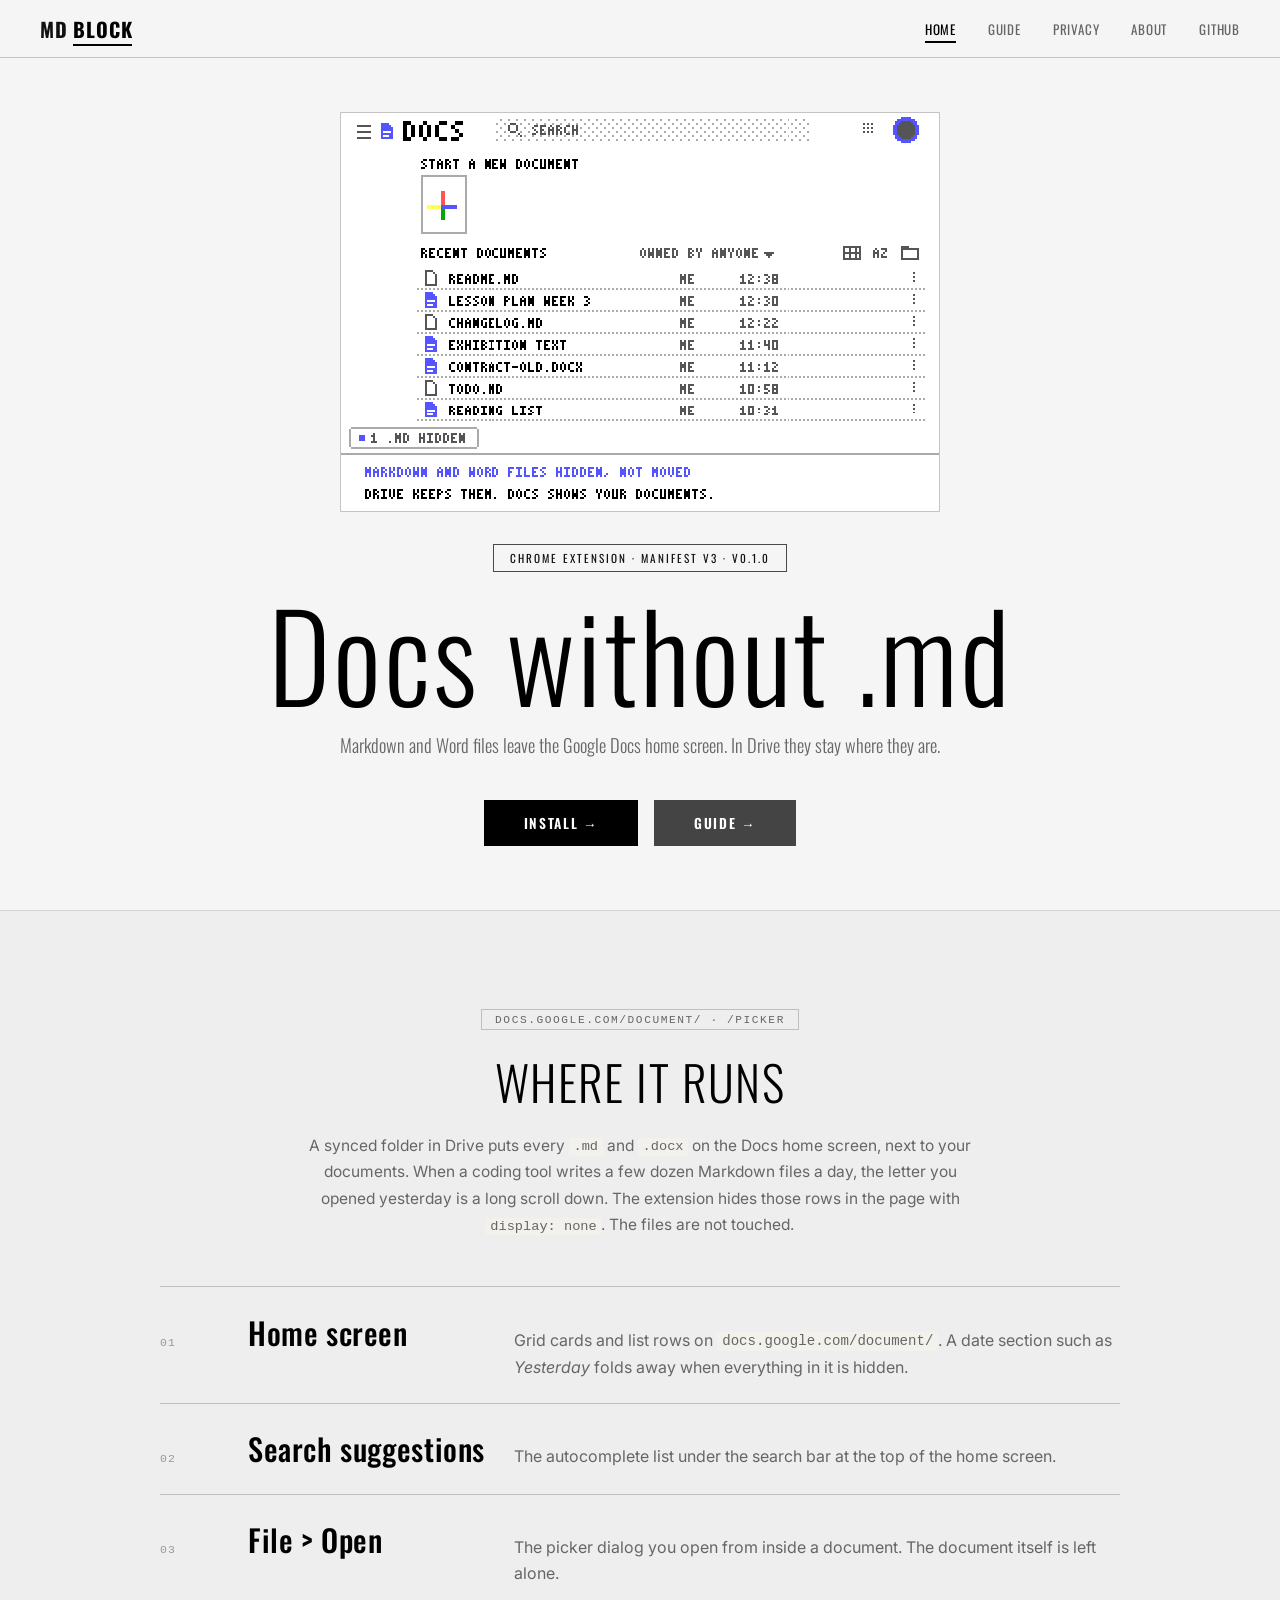
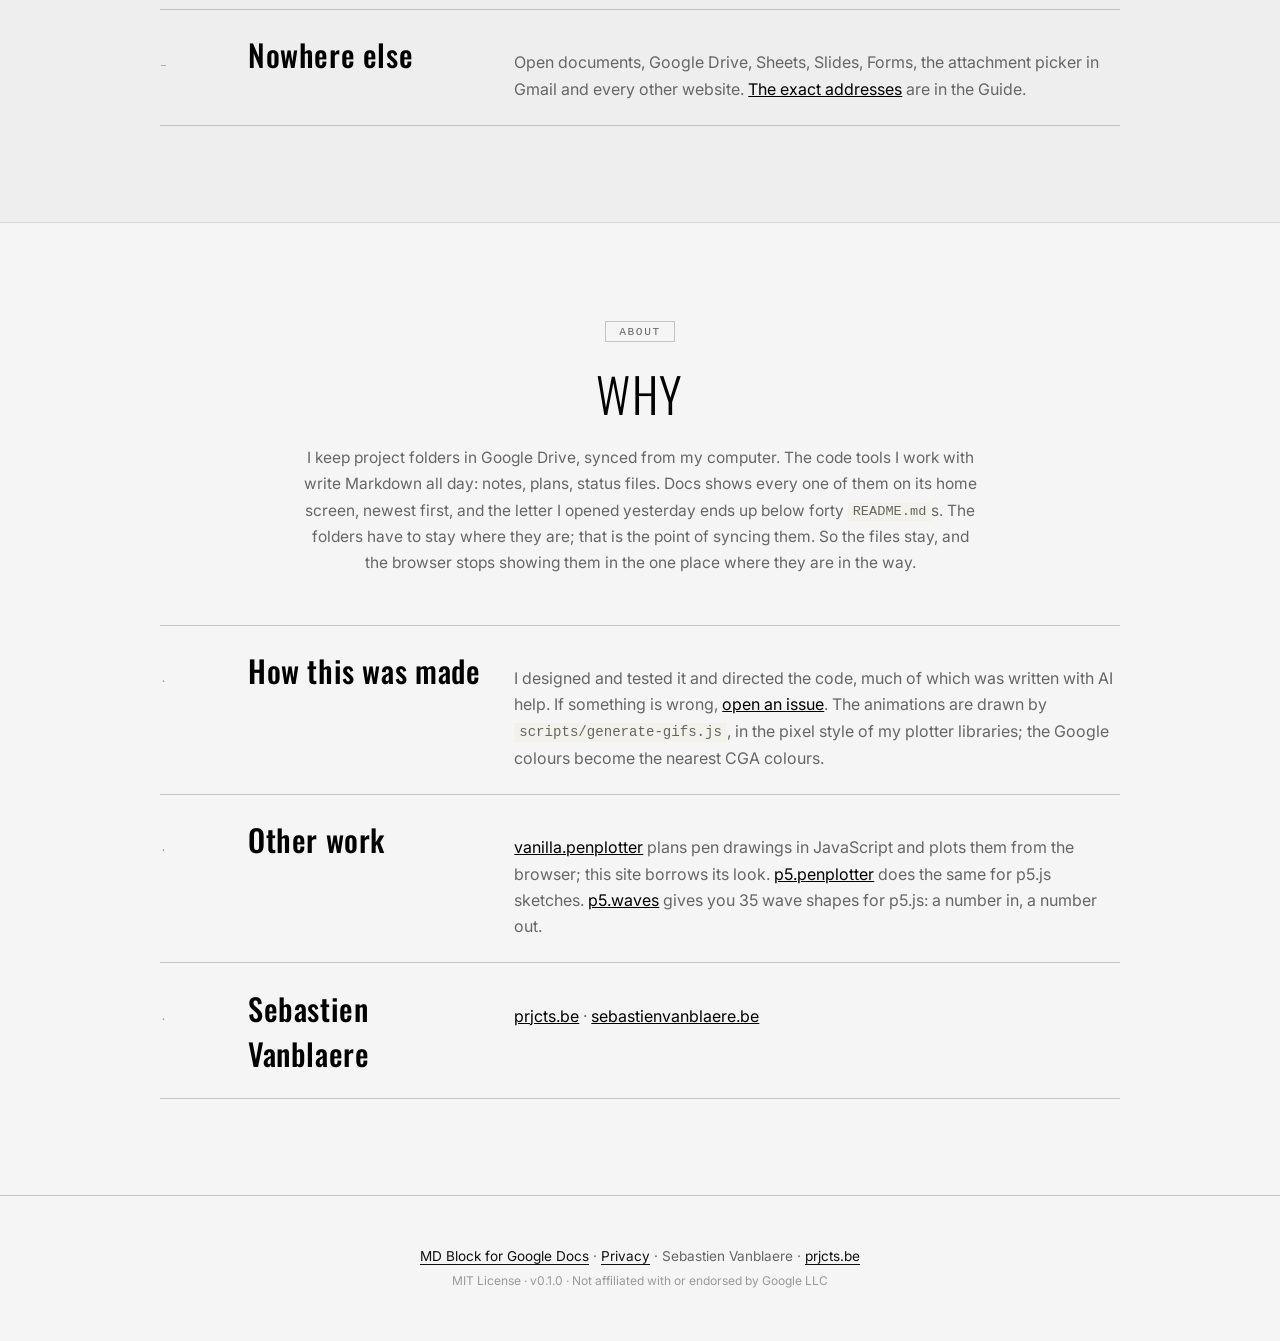
<file: index.html>
<!DOCTYPE html>
<html lang="en">
<head>
  <meta charset="UTF-8">
  <meta name="viewport" content="width=device-width, initial-scale=1.0">
  <title>MD Block for Google Docs - hide .md files in Docs, keep them in Drive</title>
  <meta name="description" content="A small Chrome extension that hides Markdown and Word files from the Google Docs home screen, search suggestions and File > Open. Nothing in Drive is moved or deleted.">
  <meta property="og:title" content="MD Block for Google Docs">
  <meta property="og:description" content="Hides Markdown and Word files from the Google Docs home screen and File > Open. Drive keeps every file.">
  <meta property="og:type" content="website">
  <meta property="og:url" content="https://seb-prjcts-be.github.io/google_docs_md_filter/">
  <meta property="og:image" content="https://seb-prjcts-be.github.io/google_docs_md_filter/docs/images/og-image.png">
  <meta name="twitter:card" content="summary_large_image">
  <meta name="twitter:title" content="MD Block for Google Docs">
  <meta name="twitter:description" content="Hides Markdown and Word files from the Google Docs home screen and File > Open. Drive keeps every file.">
  <meta name="twitter:image" content="https://seb-prjcts-be.github.io/google_docs_md_filter/docs/images/og-image.png">
  <link rel="icon" href="icons/icon32.png" type="image/png">
  <link rel="preconnect" href="https://fonts.googleapis.com">
  <link href="https://fonts.googleapis.com/css2?family=Oswald:wght@300;400;500;600;700&family=Inter:wght@400;500&display=swap" rel="stylesheet">
  <link rel="stylesheet" href="docs/style.css">
  <link rel="stylesheet" href="docs/home-overview.css">
</head>
<body>

  <!-- NAV -->
  <nav id="navbar">
    <a class="nav-logo" href="index.html">MD <span>Block</span></a>
    <button class="nav-hamburger" aria-label="Toggle menu" onclick="this.closest('nav').classList.toggle('nav-open')"><span></span><span></span><span></span></button>
    <ul class="nav-links">
      <li><a href="#hero" class="active">Home</a></li>
      <li><a href="docs/guide.html">Guide</a></li>
      <li><a href="docs/privacy.html">Privacy</a></li>
      <li><a href="#about">About</a></li>
      <li><a href="https://github.com/seb-prjcts-be/google_docs_md_filter" target="_blank">GitHub</a></li>
    </ul>
  </nav>

  <!-- HERO: the home screen before and after -->
  <section id="hero">
    <div class="hero-overlay">
      <div class="hero-text">
        <figure class="home-overview">
          <picture>
            <source srcset="docs/images/overview.png" media="(prefers-reduced-motion: reduce)">
            <img src="docs/images/overview.gif" width="600" height="400" style="image-rendering:pixelated;border:1px solid rgba(0,0,0,0.2)" alt="The Google Docs home screen in CGA colours. In the list of recent documents, Markdown and Word files are struck through one by one and disappear; the native documents move up and a button in the bottom-left corner counts 7 files hidden.">
          </picture>
        </figure>
        <div class="hero-badge">Chrome extension &middot; Manifest V3 &middot; v0.1.0</div>
        <h1>Docs without <span class="accent">.md</span></h1>
        <p class="hero-sub">Markdown and Word files leave the Google Docs home screen. In Drive they stay where they are.</p>
        <div class="cta-row">
          <a href="docs/guide.html#install" class="cta-btn">Install &#8594;</a>
          <a href="docs/guide.html" class="cta-btn secondary">Guide &#8594;</a>
        </div>
      </div>
    </div>
  </section>

  <!-- WHERE IT RUNS -->
  <section class="section section-dark" id="where">
    <div class="section-header">
      <div class="section-tag">docs.google.com/document/ &middot; /picker</div>
      <h2>Where it runs</h2>
      <p>A synced folder in Drive puts every <code>.md</code> and <code>.docx</code> on the Docs home screen, next to your documents. When a coding tool writes a few dozen Markdown files a day, the letter you opened yesterday is a long scroll down. The extension hides those rows in the page with <code>display: none</code>. The files are not touched.</p>
    </div>
    <ol class="pipeline-list">
      <li><span>01</span><strong>Home screen</strong><p>Grid cards and list rows on <code>docs.google.com/document/</code>. A date section such as <em>Yesterday</em> folds away when everything in it is hidden.</p></li>
      <li><span>02</span><strong>Search suggestions</strong><p>The autocomplete list under the search bar at the top of the home screen.</p></li>
      <li><span>03</span><strong>File &gt; Open</strong><p>The picker dialog you open from inside a document. The document itself is left alone.</p></li>
      <li><span>&ndash;</span><strong>Nowhere else</strong><p>Open documents, Google Drive, Sheets, Slides, Forms, the attachment picker in Gmail and every other website. <a href="docs/guide.html#where">The exact addresses</a> are in the Guide.</p></li>
    </ol>
  </section>

  <!-- ABOUT -->
  <section class="section" id="about">
    <div class="section-header">
      <div class="section-tag">About</div>
      <h2>Why</h2>
      <p>I keep project folders in Google Drive, synced from my computer. The code tools I work with write Markdown all day: notes, plans, status files. Docs shows every one of them on its home screen, newest first, and the letter I opened yesterday ends up below forty <code>README.md</code>s. The folders have to stay where they are; that is the point of syncing them. So the files stay, and the browser stops showing them in the one place where they are in the way.</p>
    </div>
    <ol class="pipeline-list">
      <li><span>&middot;</span><strong>How this was made</strong><p>I designed and tested it and directed the code, much of which was written with AI help. If something is wrong, <a href="https://github.com/seb-prjcts-be/google_docs_md_filter/issues">open an issue</a>. The animations are drawn by <code>scripts/generate-gifs.js</code>, in the pixel style of my plotter libraries; the Google colours become the nearest CGA colours.</p></li>
      <li><span>&middot;</span><strong>Other work</strong><p><a href="https://seb-prjcts-be.github.io/vanilla.penplotter/">vanilla.penplotter</a> plans pen drawings in JavaScript and plots them from the browser; this site borrows its look. <a href="https://seb-prjcts-be.github.io/p5.penplotter/">p5.penplotter</a> does the same for p5.js sketches. <a href="https://seb-prjcts-be.github.io/p5.waves/">p5.waves</a> gives you 35 wave shapes for p5.js: a number in, a number out.</p></li>
      <li><span>&middot;</span><strong>Sebastien Vanblaere</strong><p><a href="https://prjcts.be" target="_blank">prjcts.be</a> &middot; <a href="https://sebastienvanblaere.be" target="_blank">sebastienvanblaere.be</a></p></li>
    </ol>
  </section>

  <!-- FOOTER -->
  <footer>
    <p><a href="https://github.com/seb-prjcts-be/google_docs_md_filter" target="_blank">MD Block for Google Docs</a> &middot; <a href="docs/privacy.html">Privacy</a> &middot; Sebastien Vanblaere &middot; <a href="https://prjcts.be" target="_blank">prjcts.be</a></p>
    <p class="footer-sub">MIT License &middot; v0.1.0 &middot; Not affiliated with or endorsed by Google LLC</p>
  </footer>

</body>
</html>
</file>
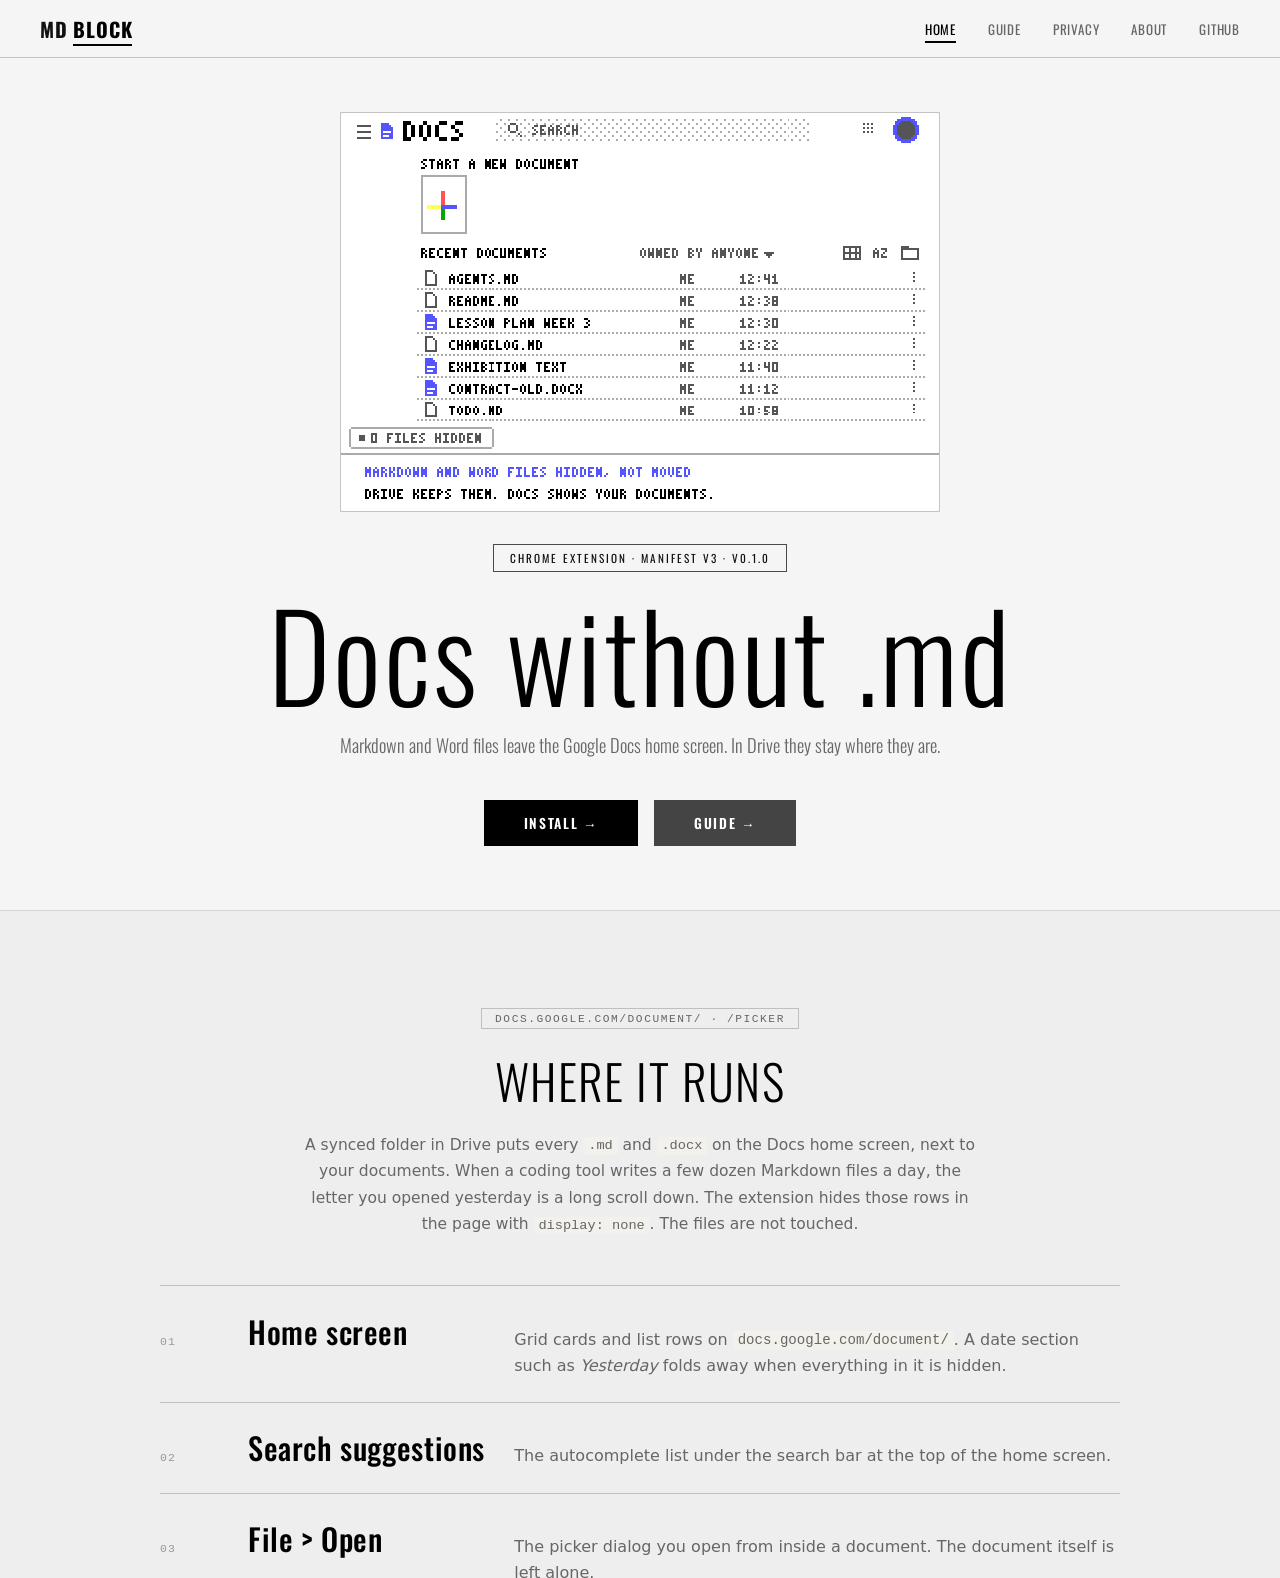
<file: docs/about.html>
<!DOCTYPE html>
<html lang="en">
<head>
  <meta charset="UTF-8">
  <meta http-equiv="refresh" content="0; url=../index.html#about">
  <link rel="canonical" href="https://seb-prjcts-be.github.io/google_docs_md_filter/#about">
  <title>About - MD Block for Google Docs</title>
</head>
<body>
  <p>About moved to the <a href="../index.html#about">home page</a>.</p>
</body>
</html>
</file>
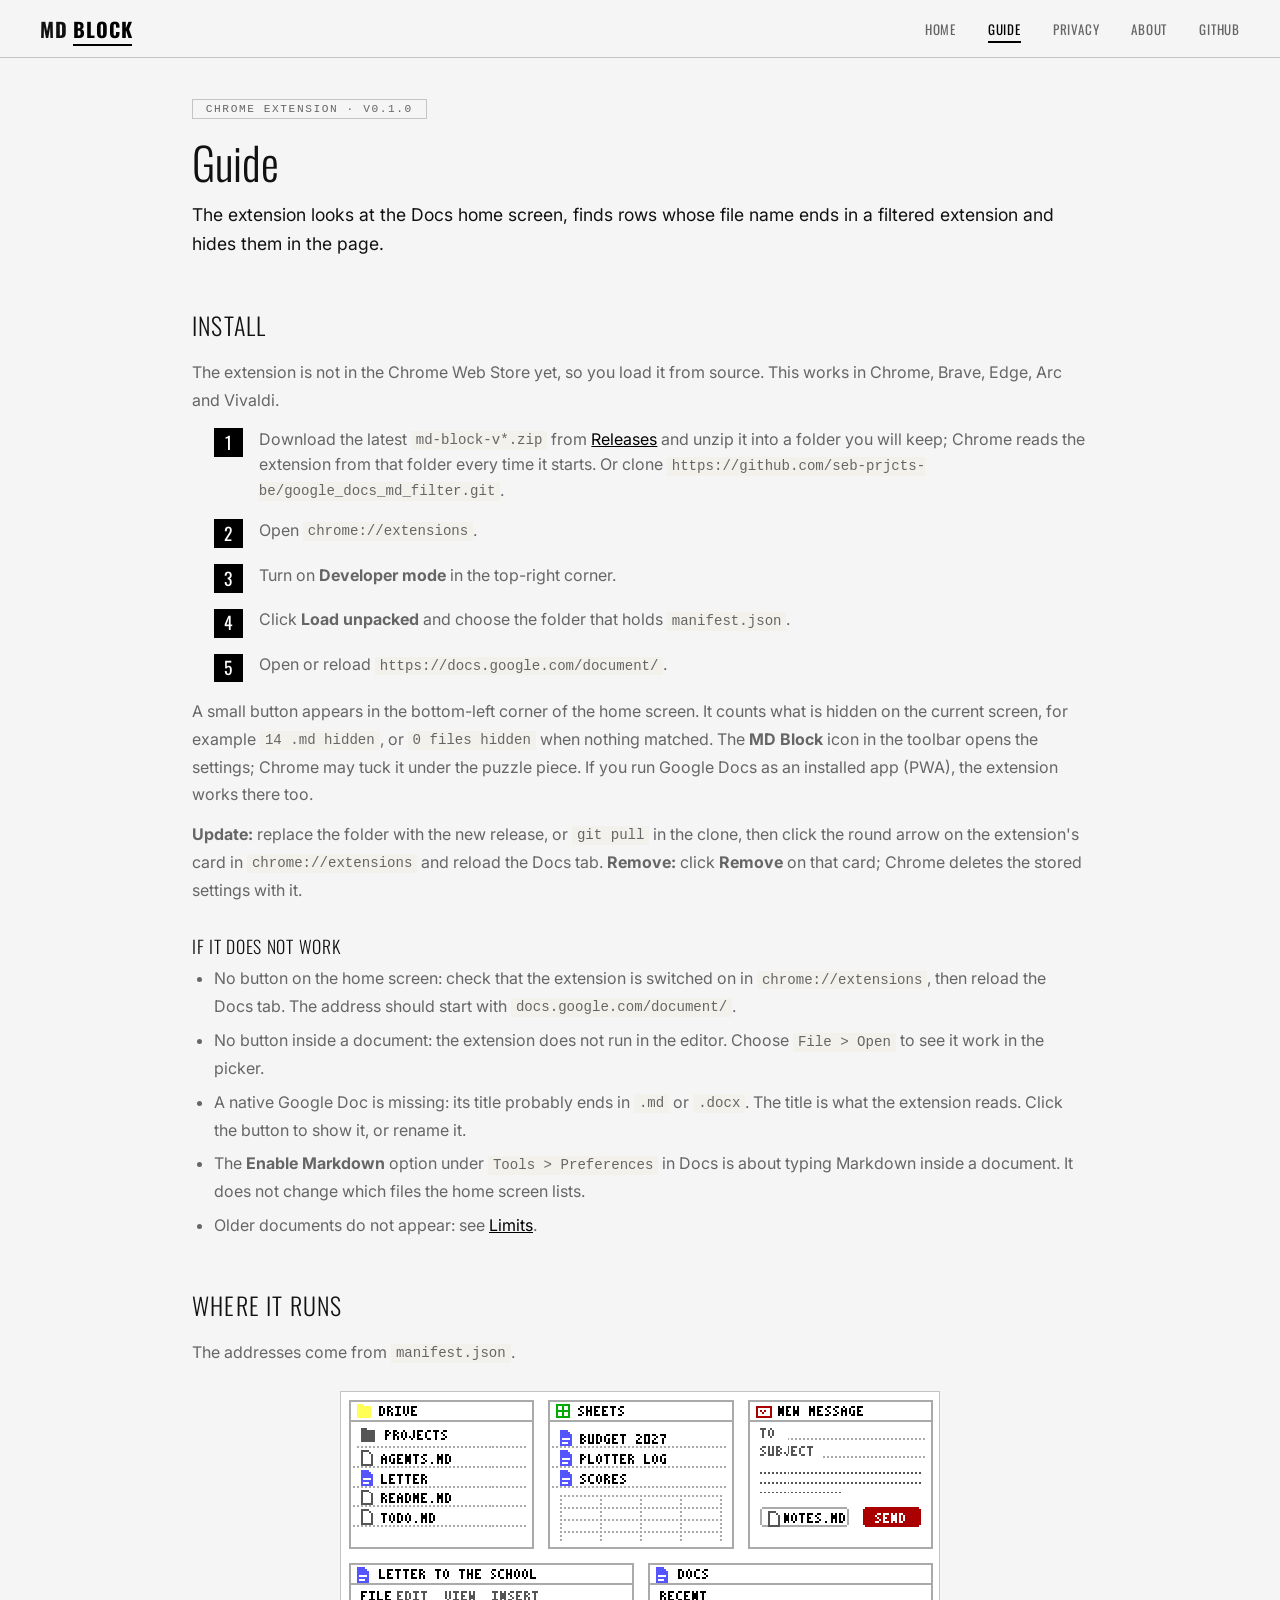
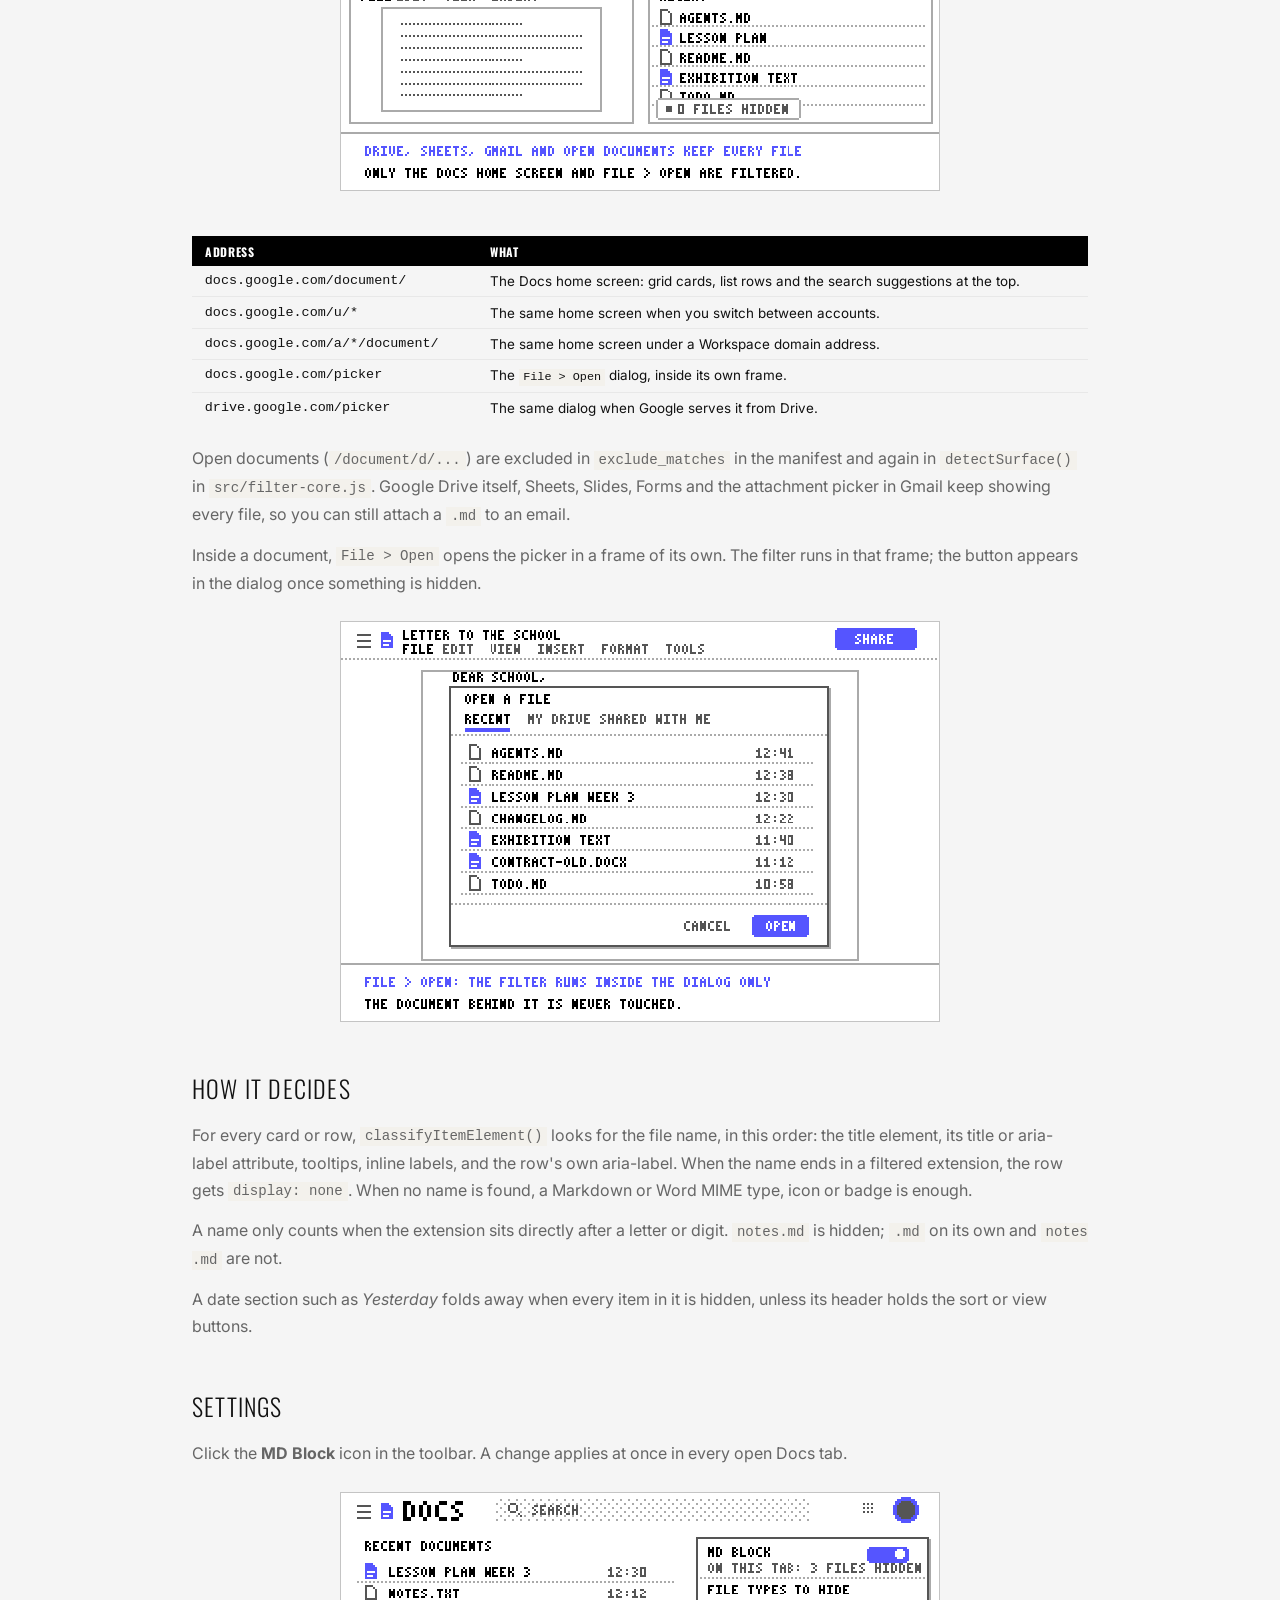
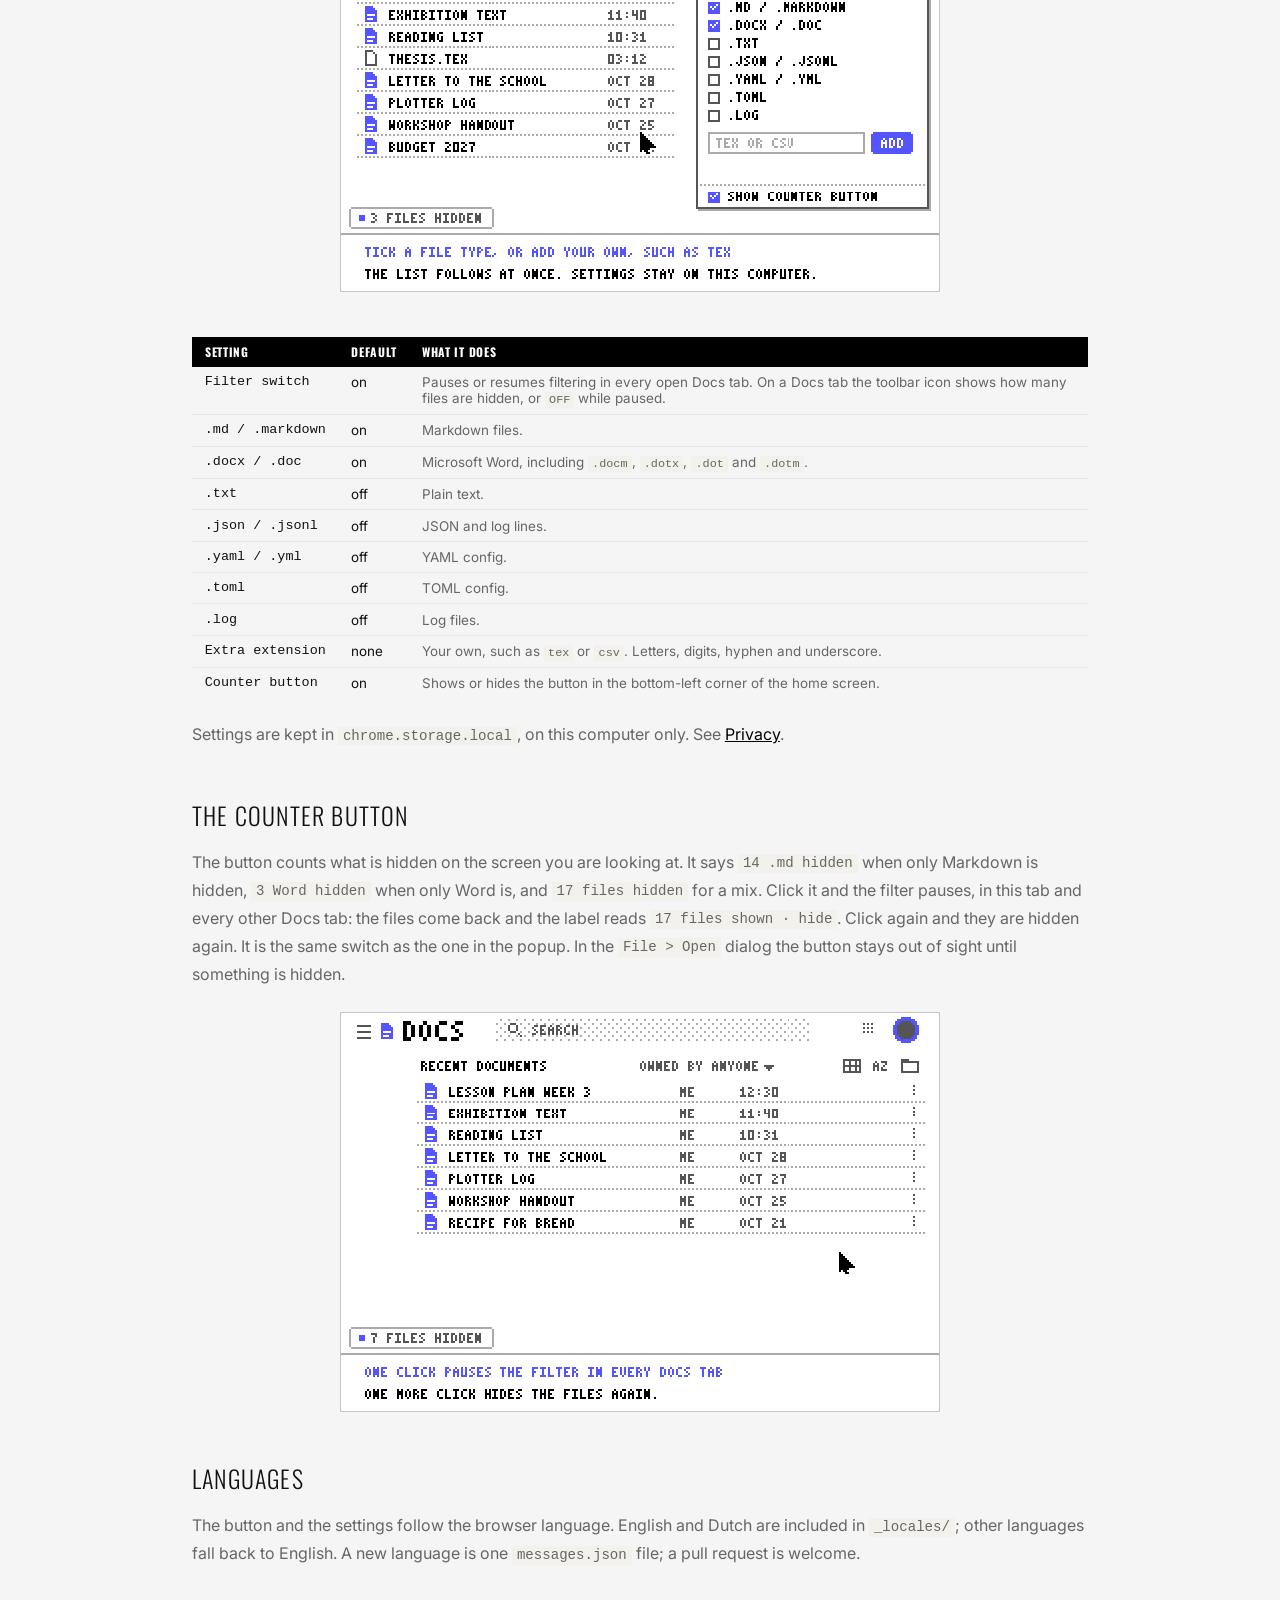
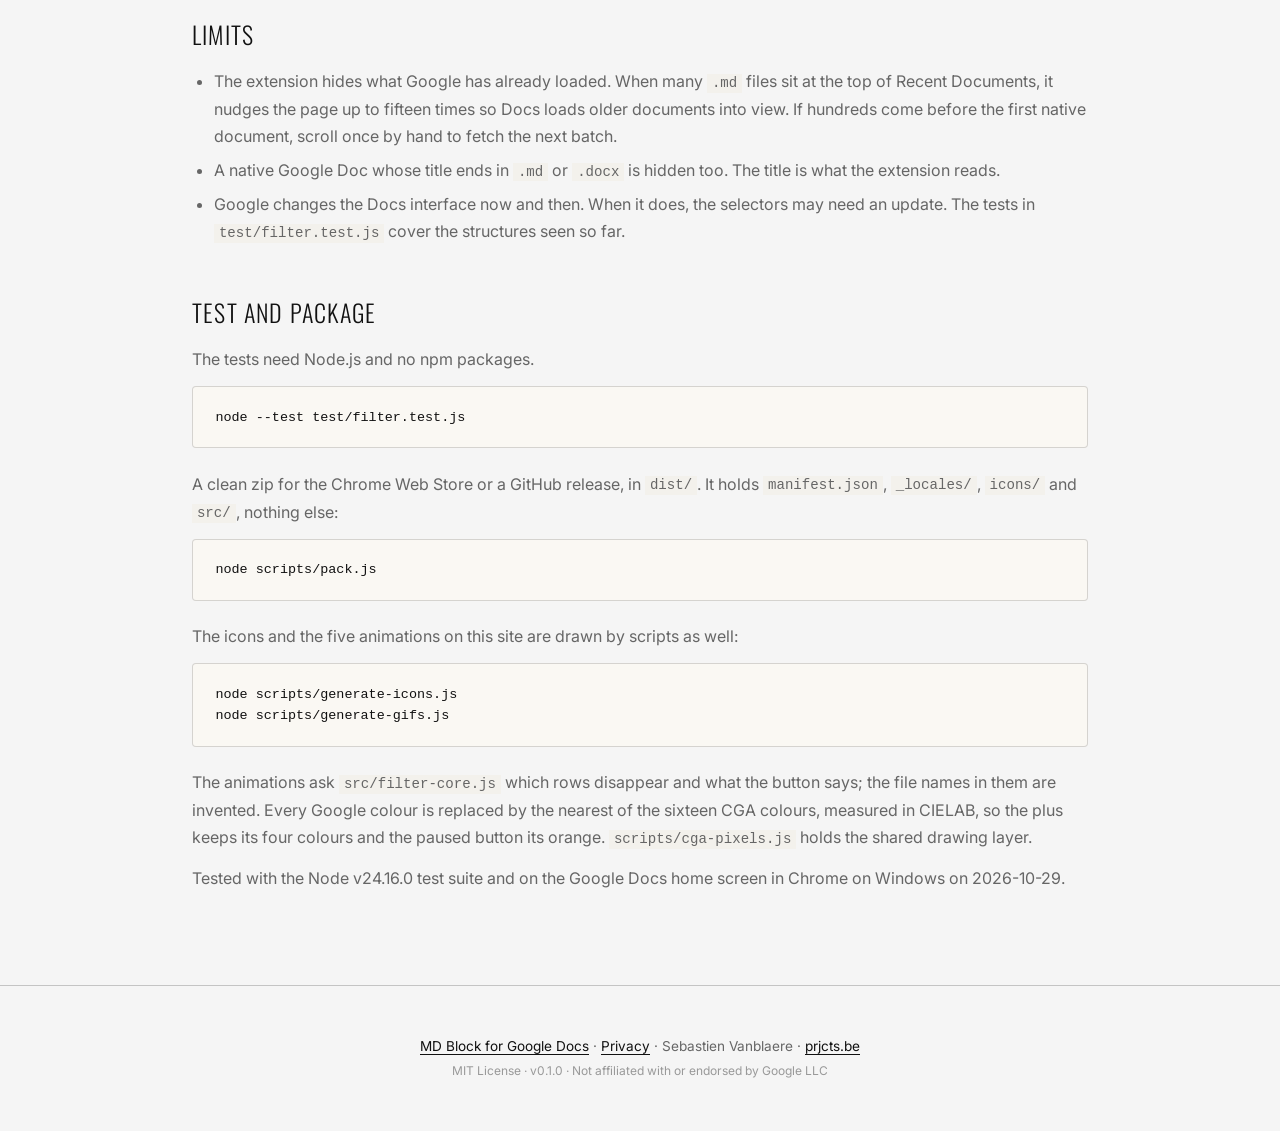
<file: docs/guide.html>
<!DOCTYPE html>
<html lang="en">
<head>
  <meta charset="UTF-8">
  <meta name="viewport" content="width=device-width, initial-scale=1.0">
  <title>Guide - MD Block for Google Docs</title>
  <meta name="description" content="Install MD Block for Google Docs from source, where it runs, how it decides what to hide, the settings, the counter button and the limits.">
  <link rel="icon" href="../icons/icon32.png" type="image/png">
  <link rel="preconnect" href="https://fonts.googleapis.com">
  <link href="https://fonts.googleapis.com/css2?family=Oswald:wght@300;400;500;600;700&family=Inter:wght@400;500&display=swap" rel="stylesheet">
  <link rel="stylesheet" href="style.css">
</head>
<body>
  <nav id="navbar">
    <a class="nav-logo" href="../index.html">MD <span>Block</span></a>
    <button class="nav-hamburger" aria-label="Toggle menu" onclick="this.closest('nav').classList.toggle('nav-open')"><span></span><span></span><span></span></button>
    <ul class="nav-links">
      <li><a href="../index.html">Home</a></li>
      <li><a href="guide.html" class="active">Guide</a></li>
      <li><a href="privacy.html">Privacy</a></li>
      <li><a href="../index.html#about">About</a></li>
      <li><a href="https://github.com/seb-prjcts-be/google_docs_md_filter" target="_blank">GitHub</a></li>
    </ul>
  </nav>
  <main class="page">
    <header class="page-header">
      <div class="section-tag">Chrome extension &middot; v0.1.0</div>
      <h1>Guide</h1>
      <p class="guide-intro">The extension looks at the Docs home screen, finds rows whose file name ends in a filtered extension and hides them in the page.</p>
    </header>

    <h2 id="install">Install</h2>
    <p>The extension is not in the Chrome Web Store yet, so you load it from source. This works in Chrome, Brave, Edge, Arc and Vivaldi.</p>
    <ol class="step-list">
      <li><p>Download the latest <code>md-block-v*.zip</code> from <a href="https://github.com/seb-prjcts-be/google_docs_md_filter/releases">Releases</a> and unzip it into a folder you will keep; Chrome reads the extension from that folder every time it starts. Or clone <code>https://github.com/seb-prjcts-be/google_docs_md_filter.git</code>.</p></li>
      <li><p>Open <code>chrome://extensions</code>.</p></li>
      <li><p>Turn on <strong>Developer mode</strong> in the top-right corner.</p></li>
      <li><p>Click <strong>Load unpacked</strong> and choose the folder that holds <code>manifest.json</code>.</p></li>
      <li><p>Open or reload <code>https://docs.google.com/document/</code>.</p></li>
    </ol>
    <p>A small button appears in the bottom-left corner of the home screen. It counts what is hidden on the current screen, for example <code>14 .md hidden</code>, or <code>0 files hidden</code> when nothing matched. The <strong>MD Block</strong> icon in the toolbar opens the settings; Chrome may tuck it under the puzzle piece. If you run Google Docs as an installed app (PWA), the extension works there too.</p>
    <p><strong>Update:</strong> replace the folder with the new release, or <code>git pull</code> in the clone, then click the round arrow on the extension's card in <code>chrome://extensions</code> and reload the Docs tab. <strong>Remove:</strong> click <strong>Remove</strong> on that card; Chrome deletes the stored settings with it.</p>

    <h3 id="troubleshooting">If it does not work</h3>
    <ul>
      <li>No button on the home screen: check that the extension is switched on in <code>chrome://extensions</code>, then reload the Docs tab. The address should start with <code>docs.google.com/document/</code>.</li>
      <li>No button inside a document: the extension does not run in the editor. Choose <code>File &gt; Open</code> to see it work in the picker.</li>
      <li>A native Google Doc is missing: its title probably ends in <code>.md</code> or <code>.docx</code>. The title is what the extension reads. Click the button to show it, or rename it.</li>
      <li>The <strong>Enable Markdown</strong> option under <code>Tools &gt; Preferences</code> in Docs is about typing Markdown inside a document. It does not change which files the home screen lists.</li>
      <li>Older documents do not appear: see <a href="#limits">Limits</a>.</li>
    </ul>

    <h2 id="where">Where it runs</h2>
    <p>The addresses come from <code>manifest.json</code>.</p>
    <figure style="width:min(100%,600px);margin:1.5rem auto 2rem"><picture><source srcset="images/05-not-here.png" media="(prefers-reduced-motion: reduce)"><img src="images/05-not-here.gif" width="600" height="400" style="display:block;width:100%;height:auto;image-rendering:pixelated;border:1px solid rgba(0,0,0,0.2)" alt="Five small windows in CGA colours. Drive, Sheets, a Gmail message with notes.md attached and an open document keep every file. In the Docs home screen three .md rows disappear and a button counts 3 .md hidden."></picture></figure>
    <div class="table-wrap">
      <table>
        <thead><tr><th>Address</th><th>What</th></tr></thead>
        <tbody>
          <tr><td>docs.google.com/document/</td><td>The Docs home screen: grid cards, list rows and the search suggestions at the top.</td></tr>
          <tr><td>docs.google.com/u/*</td><td>The same home screen when you switch between accounts.</td></tr>
          <tr><td>docs.google.com/a/*/document/</td><td>The same home screen under a Workspace domain address.</td></tr>
          <tr><td>docs.google.com/picker</td><td>The <code>File &gt; Open</code> dialog, inside its own frame.</td></tr>
          <tr><td>drive.google.com/picker</td><td>The same dialog when Google serves it from Drive.</td></tr>
        </tbody>
      </table>
    </div>
    <p>Open documents (<code>/document/d/...</code>) are excluded in <code>exclude_matches</code> in the manifest and again in <code>detectSurface()</code> in <code>src/filter-core.js</code>. Google Drive itself, Sheets, Slides, Forms and the attachment picker in Gmail keep showing every file, so you can still attach a <code>.md</code> to an email.</p>
    <p>Inside a document, <code>File &gt; Open</code> opens the picker in a frame of its own. The filter runs in that frame; the button appears in the dialog once something is hidden.</p>
    <figure style="width:min(100%,600px);margin:1.5rem auto 2rem"><picture><source srcset="images/02-file-open.png" media="(prefers-reduced-motion: reduce)"><img src="images/02-file-open.gif" width="600" height="400" style="display:block;width:100%;height:auto;image-rendering:pixelated;border:1px solid rgba(0,0,0,0.2)" alt="An open document with the Open a file dialog over it, in CGA colours. In the dialog's Recent list, Markdown and Word rows disappear one by one and a button in the dialog counts 6 files hidden. The document behind it does not change."></picture></figure>

    <h2 id="how">How it decides</h2>
    <p>For every card or row, <code>classifyItemElement()</code> looks for the file name, in this order: the title element, its title or aria-label attribute, tooltips, inline labels, and the row's own aria-label. When the name ends in a filtered extension, the row gets <code>display: none</code>. When no name is found, a Markdown or Word MIME type, icon or badge is enough.</p>
    <p>A name only counts when the extension sits directly after a letter or digit. <code>notes.md</code> is hidden; <code>.md</code> on its own and <code>notes .md</code> are not.</p>
    <p>A date section such as <em>Yesterday</em> folds away when every item in it is hidden, unless its header holds the sort or view buttons.</p>

    <h2 id="settings">Settings</h2>
    <p>Click the <strong>MD Block</strong> icon in the toolbar. A change applies at once in every open Docs tab.</p>
    <figure style="width:min(100%,600px);margin:1.5rem auto 2rem"><picture><source srcset="images/04-settings.png" media="(prefers-reduced-motion: reduce)"><img src="images/04-settings.gif" width="600" height="400" style="display:block;width:100%;height:auto;image-rendering:pixelated;border:1px solid rgba(0,0,0,0.2)" alt="The settings popup next to the Docs list, in CGA colours. Ticking .txt makes notes.txt disappear from the list; typing tex and clicking Add makes thesis.tex disappear. The counter goes from 3 to 5 files hidden."></picture></figure>
    <div class="table-wrap">
      <table>
        <thead><tr><th>Setting</th><th>Default</th><th>What it does</th></tr></thead>
        <tbody>
          <tr><td>Filter switch</td><td>on</td><td>Pauses or resumes filtering in every open Docs tab. On a Docs tab the toolbar icon shows how many files are hidden, or <code>OFF</code> while paused.</td></tr>
          <tr><td>.md / .markdown</td><td>on</td><td>Markdown files.</td></tr>
          <tr><td>.docx / .doc</td><td>on</td><td>Microsoft Word, including <code>.docm</code>, <code>.dotx</code>, <code>.dot</code> and <code>.dotm</code>.</td></tr>
          <tr><td>.txt</td><td>off</td><td>Plain text.</td></tr>
          <tr><td>.json / .jsonl</td><td>off</td><td>JSON and log lines.</td></tr>
          <tr><td>.yaml / .yml</td><td>off</td><td>YAML config.</td></tr>
          <tr><td>.toml</td><td>off</td><td>TOML config.</td></tr>
          <tr><td>.log</td><td>off</td><td>Log files.</td></tr>
          <tr><td>Extra extension</td><td>none</td><td>Your own, such as <code>tex</code> or <code>csv</code>. Letters, digits, hyphen and underscore.</td></tr>
          <tr><td>Counter button</td><td>on</td><td>Shows or hides the button in the bottom-left corner of the home screen.</td></tr>
        </tbody>
      </table>
    </div>
    <p>Settings are kept in <code>chrome.storage.local</code>, on this computer only. See <a href="privacy.html">Privacy</a>.</p>

    <h2 id="counter">The counter button</h2>
    <p>The button counts what is hidden on the screen you are looking at. It says <code>14 .md hidden</code> when only Markdown is hidden, <code>3 Word hidden</code> when only Word is, and <code>17 files hidden</code> for a mix. Click it and the filter pauses, in this tab and every other Docs tab: the files come back and the label reads <code>17 files shown · hide</code>. Click again and they are hidden again. It is the same switch as the one in the popup. In the <code>File &gt; Open</code> dialog the button stays out of sight until something is hidden.</p>
    <figure style="width:min(100%,600px);margin:1.5rem auto 2rem"><picture><source srcset="images/03-counter-button.png" media="(prefers-reduced-motion: reduce)"><img src="images/03-counter-button.gif" width="600" height="400" style="display:block;width:100%;height:auto;image-rendering:pixelated;border:1px solid rgba(0,0,0,0.2)" alt="The Docs list in CGA colours with the counter button bottom left. A pointer clicks it: the hidden rows come back and the label reads 7 files shown · hide, in orange. A second click hides them again and the label reads 7 files hidden."></picture></figure>

    <h2 id="languages">Languages</h2>
    <p>The button and the settings follow the browser language. English and Dutch are included in <code>_locales/</code>; other languages fall back to English. A new language is one <code>messages.json</code> file; a pull request is welcome.</p>

    <h2 id="limits">Limits</h2>
    <ul>
      <li>The extension hides what Google has already loaded. When many <code>.md</code> files sit at the top of Recent Documents, it nudges the page up to fifteen times so Docs loads older documents into view. If hundreds come before the first native document, scroll once by hand to fetch the next batch.</li>
      <li>A native Google Doc whose title ends in <code>.md</code> or <code>.docx</code> is hidden too. The title is what the extension reads.</li>
      <li>Google changes the Docs interface now and then. When it does, the selectors may need an update. The tests in <code>test/filter.test.js</code> cover the structures seen so far.</li>
    </ul>

    <h2 id="develop">Test and package</h2>
    <p>The tests need Node.js and no npm packages.</p>
    <pre><code>node --test test/filter.test.js</code></pre>
    <p>A clean zip for the Chrome Web Store or a GitHub release, in <code>dist/</code>. It holds <code>manifest.json</code>, <code>_locales/</code>, <code>icons/</code> and <code>src/</code>, nothing else:</p>
    <pre><code>node scripts/pack.js</code></pre>
    <p>The icons and the five animations on this site are drawn by scripts as well:</p>
    <pre><code>node scripts/generate-icons.js
node scripts/generate-gifs.js</code></pre>
    <p>The animations ask <code>src/filter-core.js</code> which rows disappear and what the button says; the file names in them are invented. Every Google colour is replaced by the nearest of the sixteen CGA colours, measured in CIELAB, so the plus keeps its four colours and the paused button its orange. <code>scripts/cga-pixels.js</code> holds the shared drawing layer.</p>
    <p>Tested with the Node v24.16.0 test suite and on the Google Docs home screen in Chrome on Windows on 2026-10-29.</p>
  </main>
  <footer>
    <p><a href="https://github.com/seb-prjcts-be/google_docs_md_filter" target="_blank">MD Block for Google Docs</a> &middot; <a href="privacy.html">Privacy</a> &middot; Sebastien Vanblaere &middot; <a href="https://prjcts.be" target="_blank">prjcts.be</a></p>
    <p class="footer-sub">MIT License &middot; v0.1.0 &middot; Not affiliated with or endorsed by Google LLC</p>
  </footer>
</body>
</html>
</file>
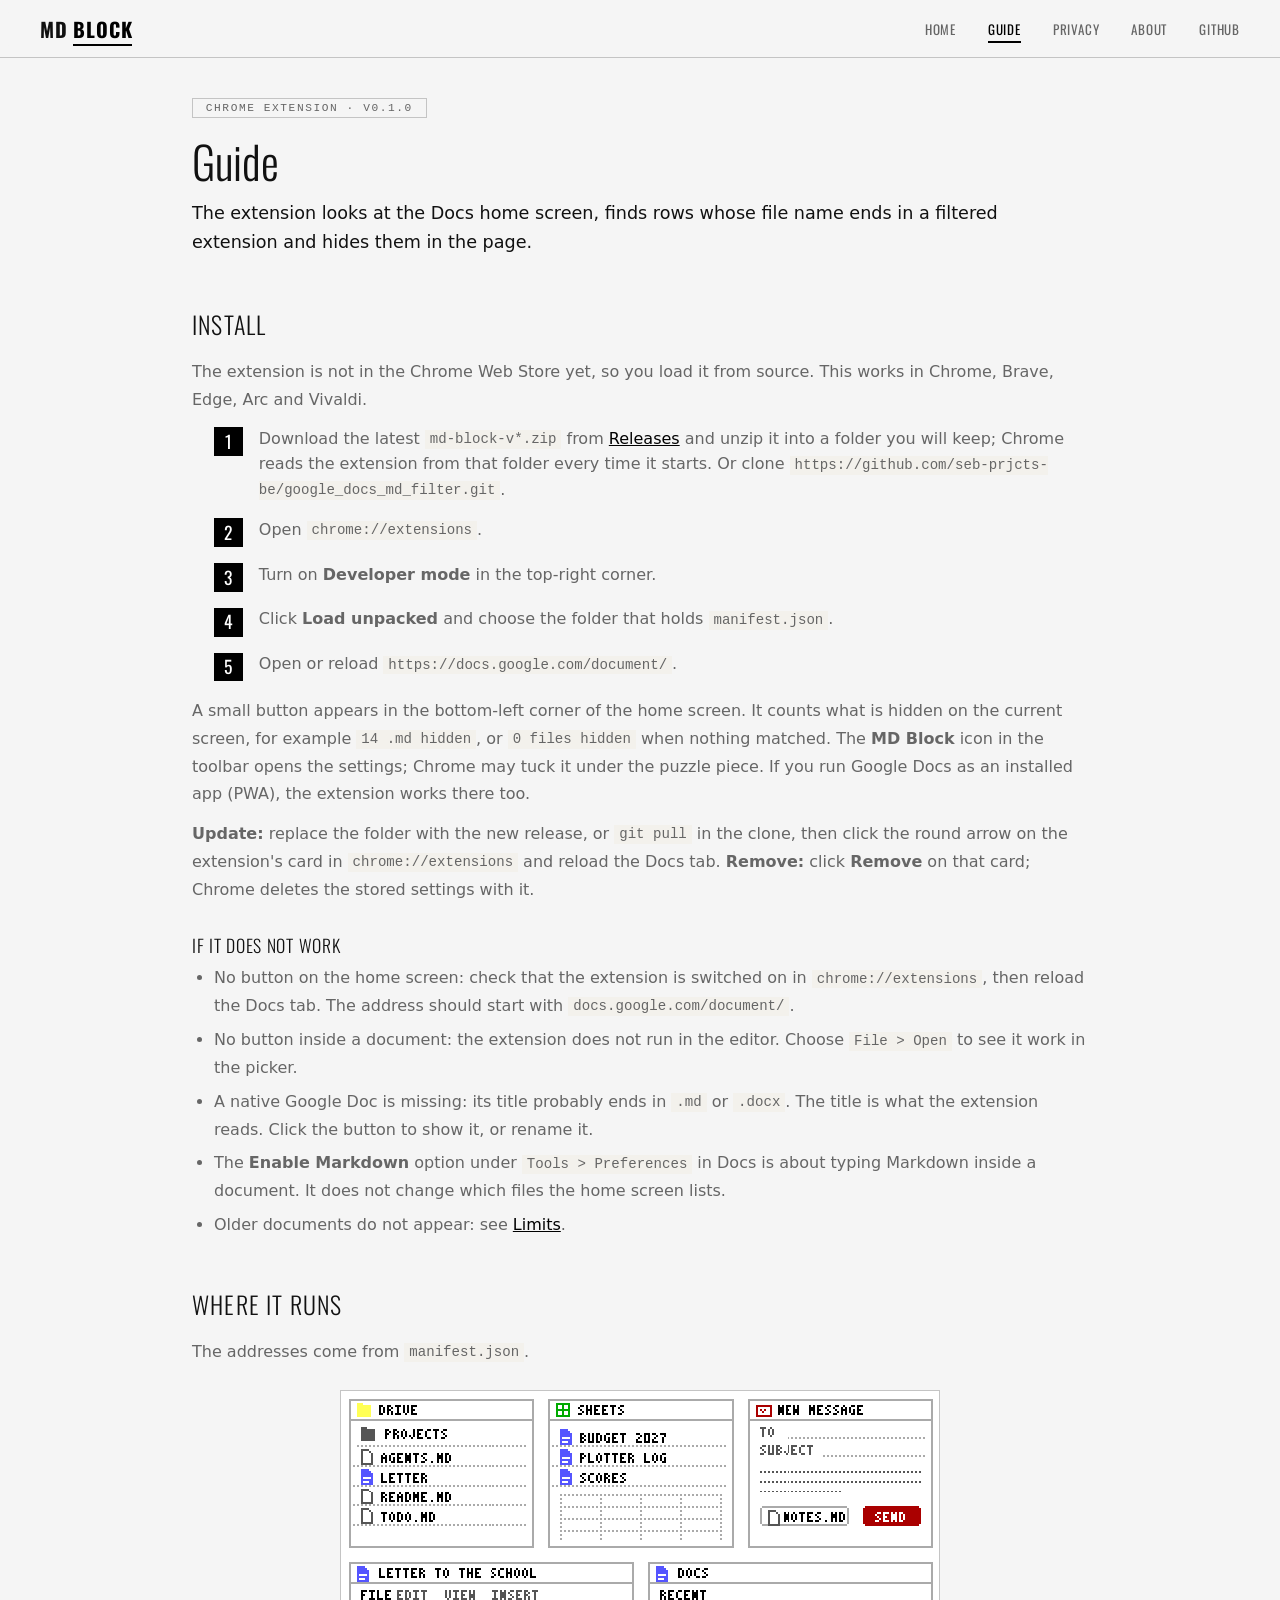
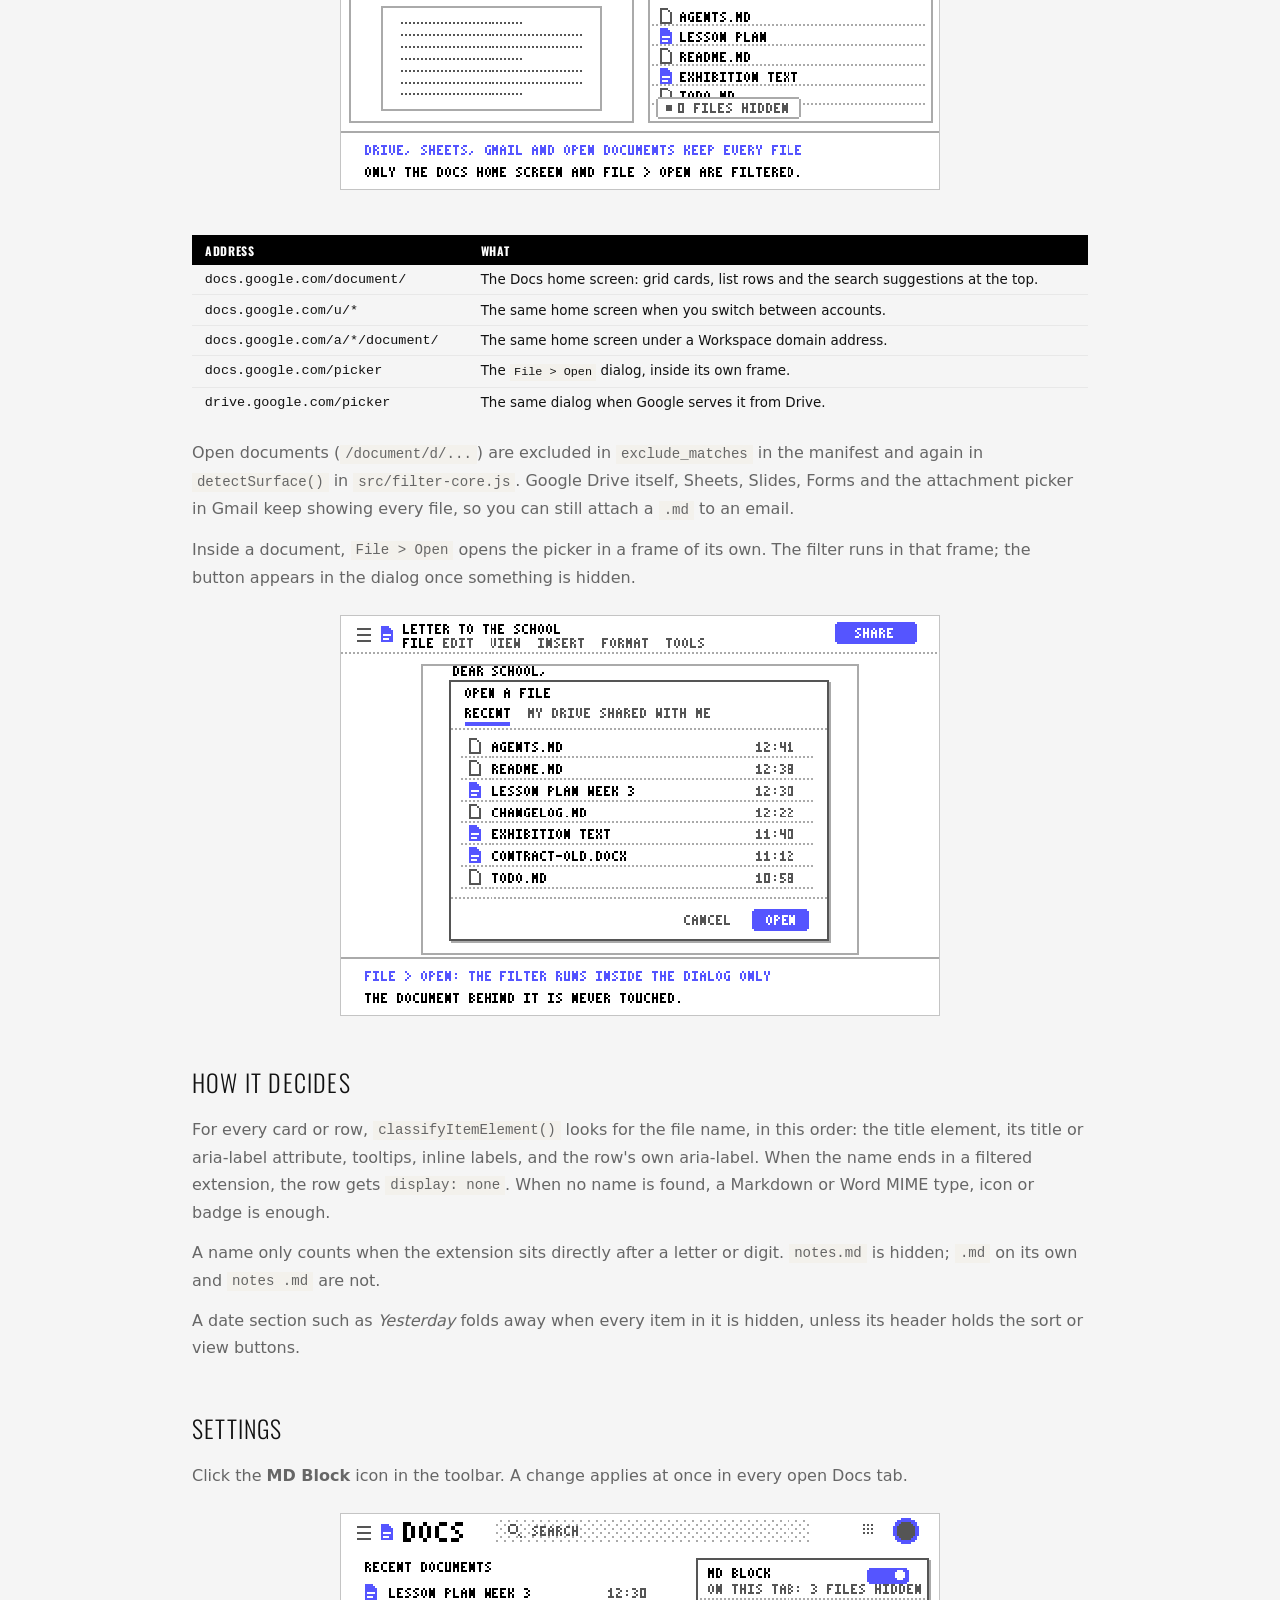
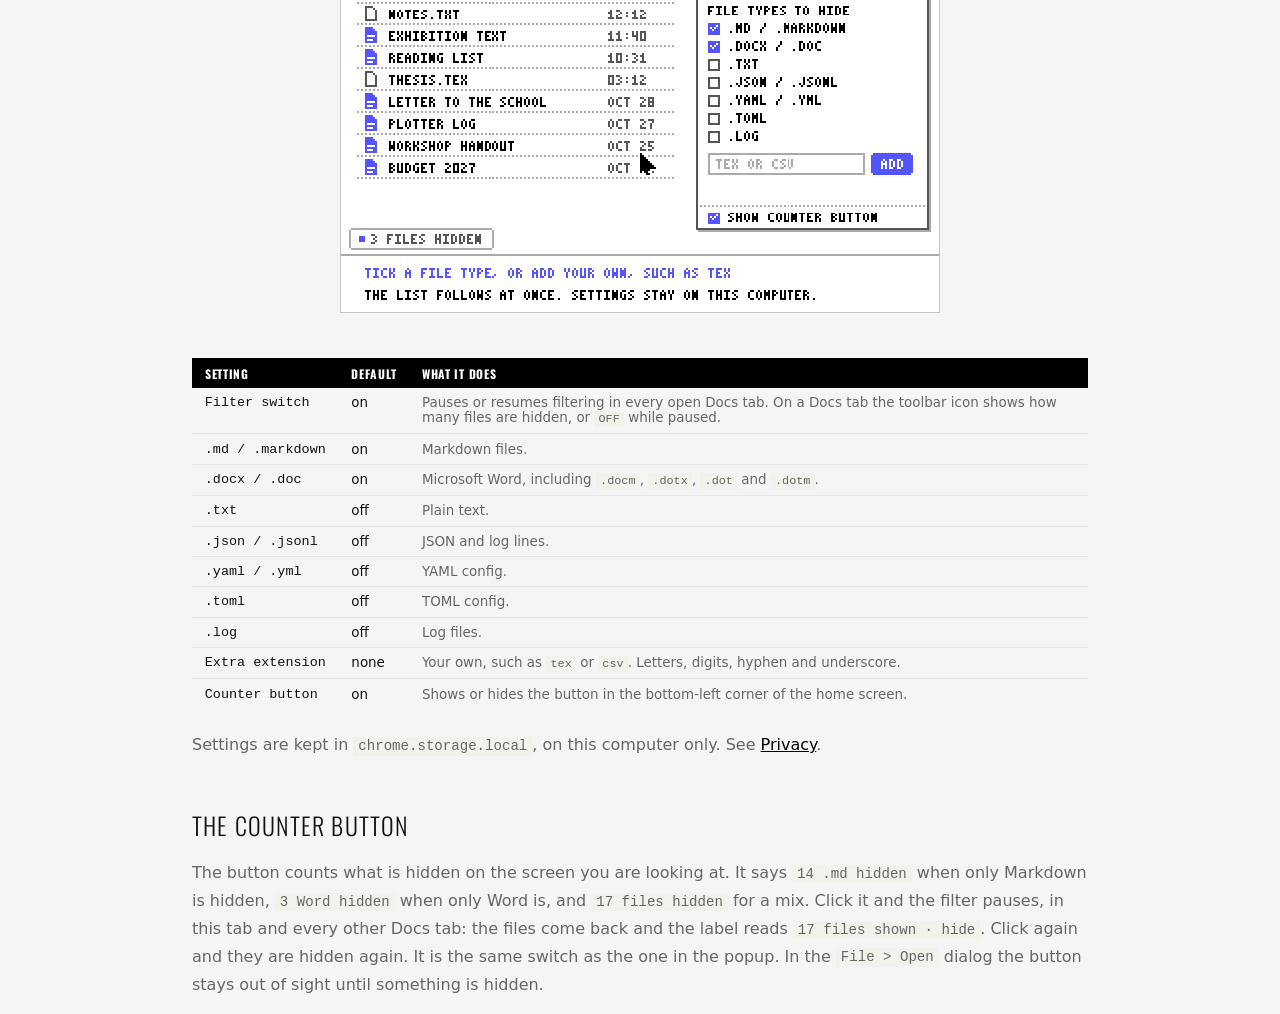
<file: docs/install.html>
<!DOCTYPE html>
<html lang="en">
<head>
  <meta charset="UTF-8">
  <meta http-equiv="refresh" content="0; url=guide.html#install">
  <link rel="canonical" href="https://seb-prjcts-be.github.io/google_docs_md_filter/docs/guide.html#install">
  <title>Install - MD Block for Google Docs</title>
</head>
<body>
  <p>Install moved into the <a href="guide.html#install">Guide</a>.</p>
</body>
</html>
</file>
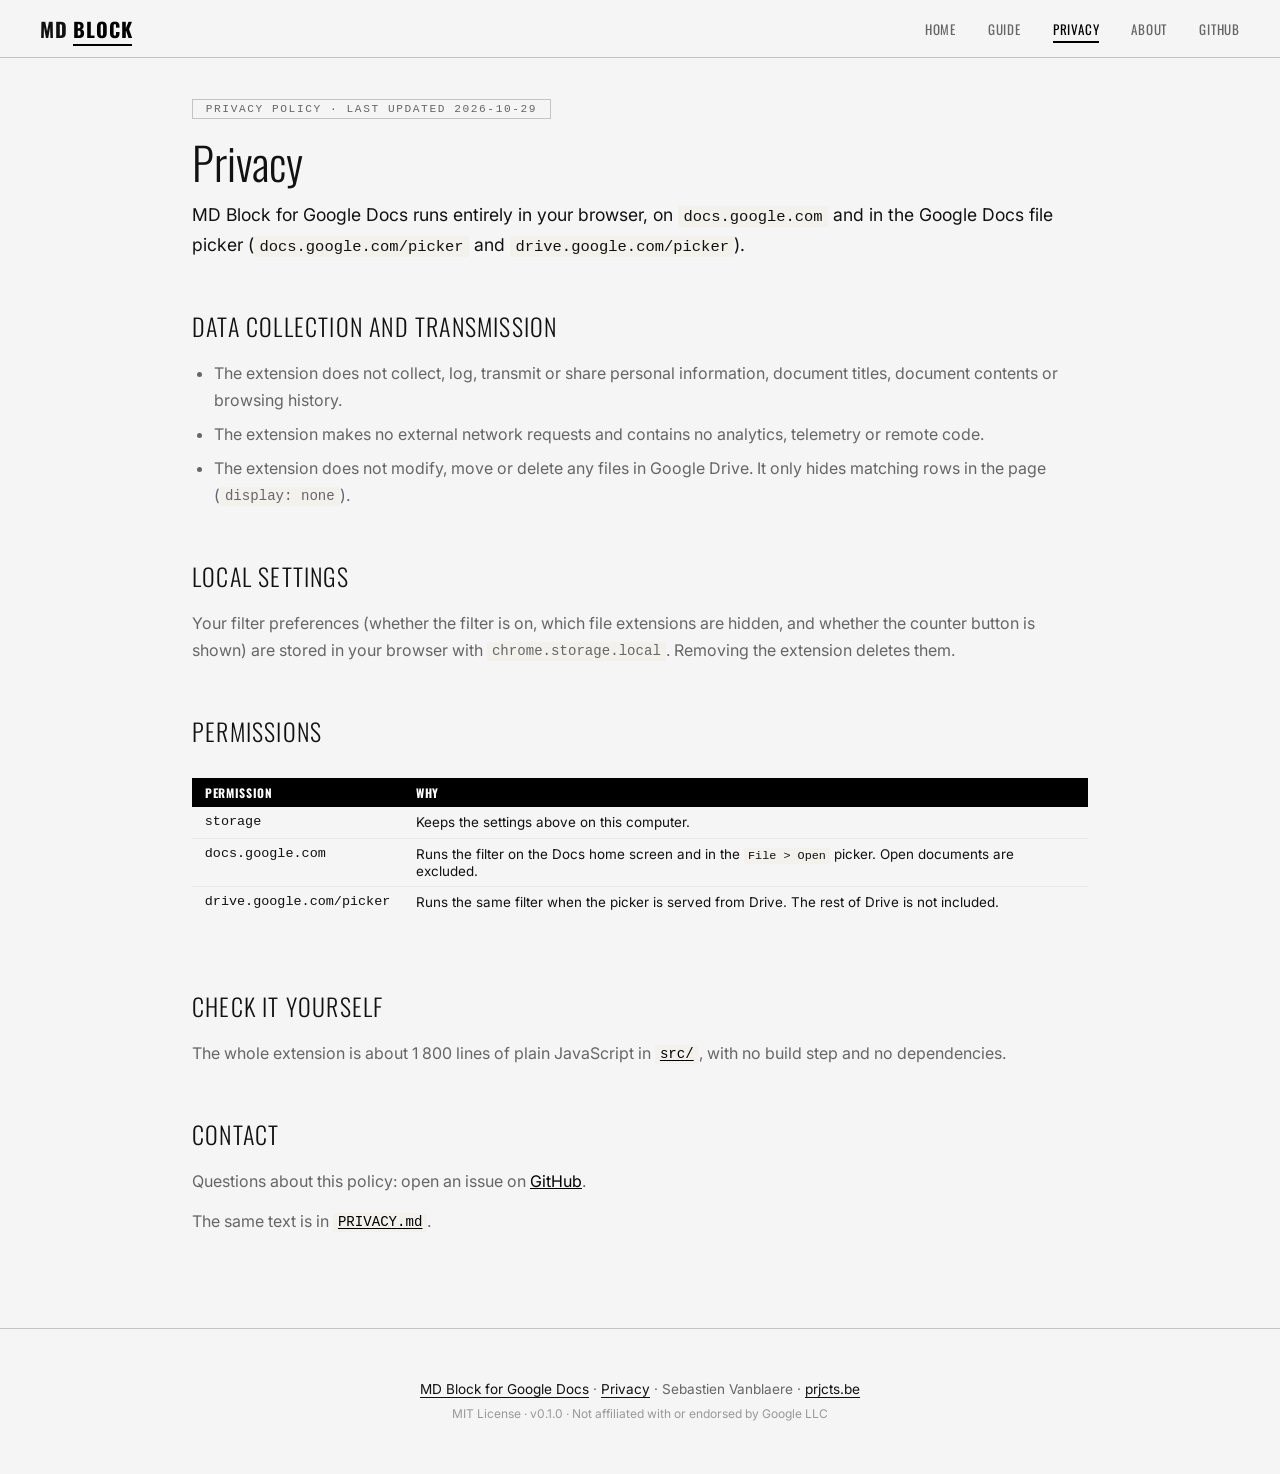
<file: docs/privacy.html>
<!DOCTYPE html>
<html lang="en">
<head>
  <meta charset="UTF-8">
  <meta name="viewport" content="width=device-width, initial-scale=1.0">
  <title>Privacy - MD Block for Google Docs</title>
  <meta name="description" content="MD Block for Google Docs collects nothing, sends nothing and changes nothing in Drive. Its settings stay in your browser.">
  <link rel="icon" href="../icons/icon32.png" type="image/png">
  <link rel="preconnect" href="https://fonts.googleapis.com">
  <link href="https://fonts.googleapis.com/css2?family=Oswald:wght@300;400;500;600;700&family=Inter:wght@400;500&display=swap" rel="stylesheet">
  <link rel="stylesheet" href="style.css">
</head>
<body>
  <nav id="navbar">
    <a class="nav-logo" href="../index.html">MD <span>Block</span></a>
    <button class="nav-hamburger" aria-label="Toggle menu" onclick="this.closest('nav').classList.toggle('nav-open')"><span></span><span></span><span></span></button>
    <ul class="nav-links">
      <li><a href="../index.html">Home</a></li>
      <li><a href="guide.html">Guide</a></li>
      <li><a href="privacy.html" class="active">Privacy</a></li>
      <li><a href="../index.html#about">About</a></li>
      <li><a href="https://github.com/seb-prjcts-be/google_docs_md_filter" target="_blank">GitHub</a></li>
    </ul>
  </nav>
  <main class="page">
    <header class="page-header">
      <div class="section-tag">Privacy policy &middot; last updated 2026-10-29</div>
      <h1>Privacy</h1>
      <p class="guide-intro">MD Block for Google Docs runs entirely in your browser, on <code>docs.google.com</code> and in the Google Docs file picker (<code>docs.google.com/picker</code> and <code>drive.google.com/picker</code>).</p>
    </header>

    <h2 id="data">Data collection and transmission</h2>
    <ul>
      <li>The extension does not collect, log, transmit or share personal information, document titles, document contents or browsing history.</li>
      <li>The extension makes no external network requests and contains no analytics, telemetry or remote code.</li>
      <li>The extension does not modify, move or delete any files in Google Drive. It only hides matching rows in the page (<code>display: none</code>).</li>
    </ul>

    <h2 id="settings">Local settings</h2>
    <p>Your filter preferences (whether the filter is on, which file extensions are hidden, and whether the counter button is shown) are stored in your browser with <code>chrome.storage.local</code>. Removing the extension deletes them.</p>

    <h2 id="permissions">Permissions</h2>
    <div class="table-wrap">
      <table>
        <thead><tr><th>Permission</th><th>Why</th></tr></thead>
        <tbody>
          <tr><td>storage</td><td>Keeps the settings above on this computer.</td></tr>
          <tr><td>docs.google.com</td><td>Runs the filter on the Docs home screen and in the <code>File &gt; Open</code> picker. Open documents are excluded.</td></tr>
          <tr><td>drive.google.com/picker</td><td>Runs the same filter when the picker is served from Drive. The rest of Drive is not included.</td></tr>
        </tbody>
      </table>
    </div>

    <h2 id="check">Check it yourself</h2>
    <p>The whole extension is about 1 800 lines of plain JavaScript in <a href="https://github.com/seb-prjcts-be/google_docs_md_filter/tree/main/src"><code>src/</code></a>, with no build step and no dependencies.</p>

    <h2 id="contact">Contact</h2>
    <p>Questions about this policy: open an issue on <a href="https://github.com/seb-prjcts-be/google_docs_md_filter/issues">GitHub</a>.</p>
    <p>The same text is in <a href="https://github.com/seb-prjcts-be/google_docs_md_filter/blob/main/PRIVACY.md"><code>PRIVACY.md</code></a>.</p>
  </main>
  <footer>
    <p><a href="https://github.com/seb-prjcts-be/google_docs_md_filter" target="_blank">MD Block for Google Docs</a> &middot; <a href="privacy.html">Privacy</a> &middot; Sebastien Vanblaere &middot; <a href="https://prjcts.be" target="_blank">prjcts.be</a></p>
    <p class="footer-sub">MIT License &middot; v0.1.0 &middot; Not affiliated with or endorsed by Google LLC</p>
  </footer>
</body>
</html>
</file>
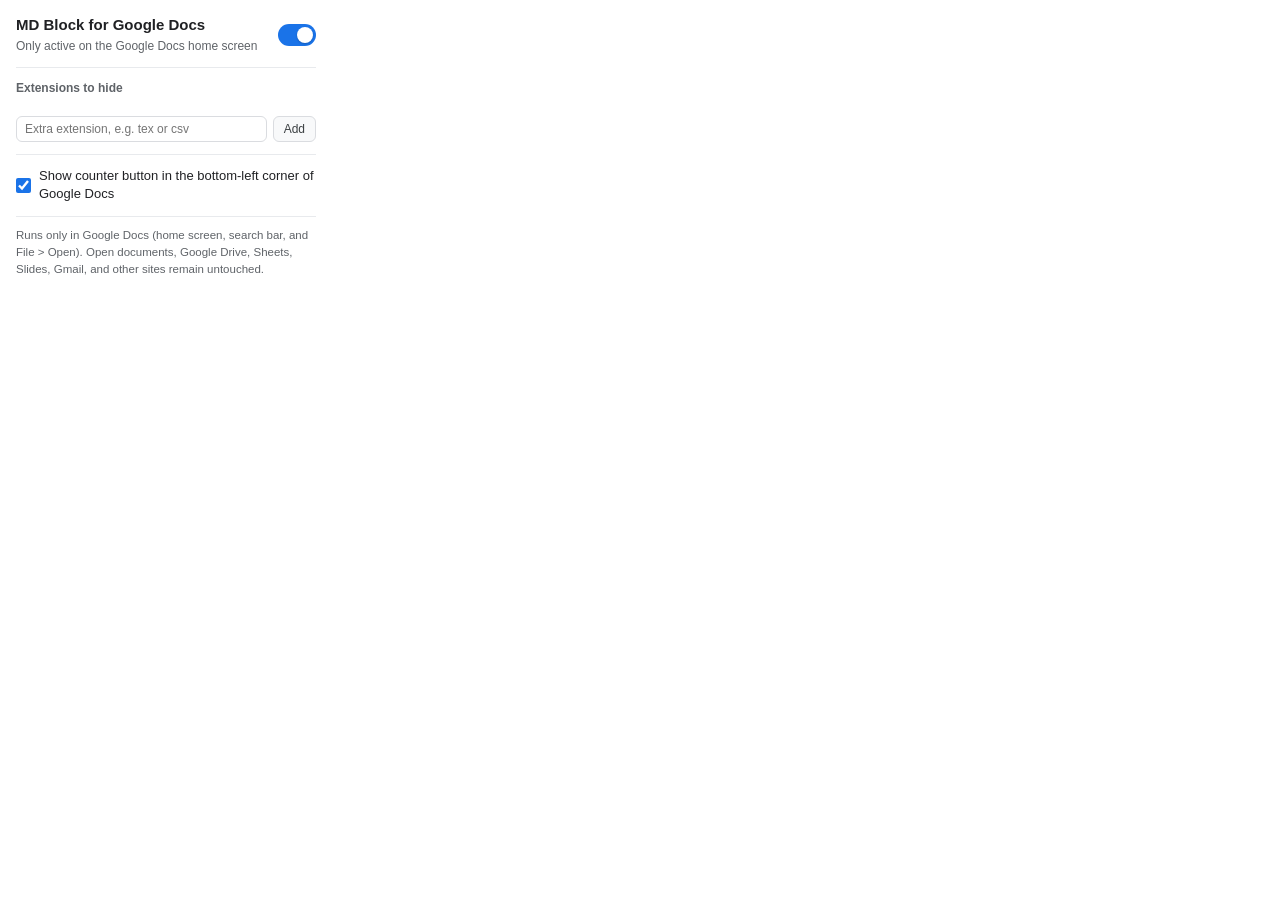
<file: src/popup.html>
<!doctype html>
<html lang="en">
  <head>
    <meta charset="utf-8" />
    <meta name="viewport" content="width=device-width, initial-scale=1" />
    <title>MD Block for Google Docs</title>
    <link rel="stylesheet" href="popup.css" />
  </head>
  <body>
    <header class="header">
      <div>
        <h1 class="title" data-i18n="extName">MD Block for Google Docs</h1>
        <p id="tab-status" class="status" data-i18n="popupStatusDefault">
          Only active on the Google Docs home screen
        </p>
      </div>
      <label class="switch" data-i18n-title="popupToggleTitle" title="Turn filter on or off">
        <input id="toggle-enabled" type="checkbox" checked />
        <span class="slider"></span>
      </label>
    </header>

    <section class="section">
      <h2 class="section-title" data-i18n="popupExtensionsHeading">Extensions to hide</h2>
      <div id="preset-list" class="preset-list"></div>

      <form id="custom-form" class="custom-form" autocomplete="off">
        <input
          id="custom-input"
          class="custom-input"
          type="text"
          data-i18n-placeholder="customInputPlaceholder"
          data-i18n-aria-label="customInputAria"
          placeholder="Extra extension, e.g. tex or csv"
          maxlength="25"
          aria-label="Add extra extension"
        />
        <button class="custom-add" type="submit" data-i18n="customAddButton">Add</button>
      </form>
      <p id="custom-error" class="custom-error" hidden></p>
      <div id="custom-chips" class="custom-chips"></div>
    </section>

    <section class="section">
      <label class="checkbox-row">
        <input id="toggle-pill" type="checkbox" checked />
        <span data-i18n="popupShowPillLabel">
          Show counter button in the bottom-left corner of Google Docs
        </span>
      </label>
    </section>

    <footer class="footer" data-i18n="popupFooter">
      Runs only in Google Docs (home screen, search bar, and File &gt; Open). Open documents, Google Drive, Sheets, Slides, Gmail, and other sites remain untouched.
    </footer>

    <script src="filter-core.js"></script>
    <script src="popup.js"></script>
  </body>
</html>
</file>
<file: docs/style.css>
/* ============================================================
   penplotter sites - the family look of the drawing libraries:
   sober black and white, Oswald titles, Inter body, Courier New
   code on warm paper. The rules are shared, taken over as
   they are. Identical in vanilla.penplotter and p5.penplotter.
   ============================================================ */

@import url('https://fonts.googleapis.com/css2?family=Oswald:wght@400;500;600;700&family=Inter:wght@400;500&display=swap');

:root {
  --bg:          #f5f5f5;
  --bg2:         #eeeeee;
  --bg3:         #e4e4e4;
  --surface:     #ffffff;
  --paper:       #faf8f3;
  --border:      rgba(0, 0, 0, 0.1);
  --border-mid:  rgba(0, 0, 0, 0.2);
  --border-hard: rgba(0, 0, 0, 0.7);
  --text:        #111111;
  --text-muted:  #666666;
  --text-faint:  #999999;
}

*, *::before, *::after { box-sizing: border-box; }
html { scroll-behavior: smooth; }
body {
  margin: 0;
  font-family: 'Inter', 'Segoe UI', system-ui, sans-serif;
  background: var(--bg);
  color: var(--text);
  overflow-x: hidden;
}
a { color: inherit; }
button, input, select, textarea { font: inherit; }
h1, h2, h3, .nav-logo, .cta-btn, .hero-badge { font-family: 'Oswald', sans-serif; margin: 0; }
code, pre { font-family: 'Courier New', Courier, monospace; }
a:focus-visible, button:focus-visible { outline: 2px solid #000; outline-offset: 3px; }

/* ── NAV ── */
#navbar {
  position: fixed;
  top: 0; left: 0; right: 0;
  z-index: 100;
  display: flex;
  align-items: center;
  justify-content: space-between;
  padding: 0.85rem 2.5rem;
  background: rgba(245, 245, 245, 0.92);
  backdrop-filter: blur(10px);
  border-bottom: 1px solid var(--border-mid);
}
.nav-logo {
  font-size: 1.25rem;
  font-weight: 700;
  letter-spacing: 0.04em;
  text-transform: uppercase;
  color: var(--text);
  text-decoration: none;
}
.nav-logo span { color: #000; border-bottom: 2px solid #000; }
.nav-links { display: flex; list-style: none; gap: 2rem; margin: 0; padding: 0; }
.nav-links a {
  color: var(--text-muted);
  text-decoration: none;
  font-size: 0.82rem;
  letter-spacing: 0.06em;
  text-transform: uppercase;
  font-family: 'Oswald', sans-serif;
  font-weight: 400;
  transition: color 0.15s;
}
.nav-links a:hover { color: #000; }
.nav-links a.active { color: #000; border-bottom: 2px solid #000; padding-bottom: 2px; }
.nav-hamburger {
  display: none;
  flex-direction: column;
  justify-content: center;
  gap: 5px;
  background: none;
  border: none;
  cursor: pointer;
  padding: 4px;
  z-index: 101;
}
.nav-hamburger span { display: block; width: 22px; height: 2px; background: var(--text); border-radius: 2px; transition: transform 0.2s, opacity 0.2s; }
#navbar.nav-open .nav-hamburger span:nth-child(1) { transform: translateY(7px) rotate(45deg); }
#navbar.nav-open .nav-hamburger span:nth-child(2) { opacity: 0; }
#navbar.nav-open .nav-hamburger span:nth-child(3) { transform: translateY(-7px) rotate(-45deg); }

#hero, .section, footer { position: relative; z-index: 1; }

/* ── HERO ── */
#hero {
  height: 100vh;
  min-height: 580px;
  overflow: hidden;
}
#hero-canvas { position: absolute; inset: 0; }
#hero-canvas canvas { display: block; width: 100% !important; height: 100% !important; }
.hero-overlay {
  position: absolute;
  inset: 0;
  display: flex;
  align-items: center;
  justify-content: center;
  background: radial-gradient(ellipse at center, rgba(245,245,245,0.15) 0%, rgba(245,245,245,0.75) 100%);
  pointer-events: none;
}
.hero-text { text-align: center; pointer-events: auto; padding: 0 1.25rem; }
.hero-badge {
  display: inline-block;
  padding: 0.3rem 1rem;
  border: 1px solid var(--border-hard);
  font-size: 0.7rem;
  letter-spacing: 0.18em;
  text-transform: uppercase;
  color: var(--text);
  margin-bottom: 1.5rem;
}
.hero-text h1 {
  font-size: clamp(3rem, 10vw, 7.5rem);
  font-weight: 400;
  line-height: 0.95;
  letter-spacing: 0.02em;
  text-transform: none;
  color: #000;
  margin-bottom: 1.2rem;
}
.hero-sub {
  font-size: clamp(0.95rem, 2vw, 1.15rem);
  color: var(--text-muted);
  line-height: 1.7;
  margin: 0 0 2.5rem;
  font-weight: 400;
}
.cta-btn {
  display: inline-block;
  padding: 0.8rem 2.5rem;
  background: #000;
  color: #fff;
  text-decoration: none;
  font-size: 0.85rem;
  letter-spacing: 0.12em;
  text-transform: uppercase;
  font-weight: 600;
  transition: background 0.15s;
}
.cta-btn:hover { background: #333; }
.cta-btn.secondary { background: #444; }
.cta-btn.secondary:hover { background: #333; }
.cta-row { display: flex; gap: 1rem; justify-content: center; flex-wrap: wrap; margin-top: 1.5rem; }

/* ── SECTIONS ── */
.section { padding: 6rem 2rem; }
.section-dark { background: var(--bg2); border-top: 1px solid var(--border); border-bottom: 1px solid var(--border); }
.section-header { text-align: center; max-width: 680px; margin: 0 auto 3rem; }
.section-tag, .eyebrow {
  display: inline-block;
  padding: 0.2rem 0.8rem;
  border: 1px solid var(--border-mid);
  font-size: 0.7rem;
  letter-spacing: 0.14em;
  text-transform: uppercase;
  color: var(--text-muted);
  font-family: 'Consolas', monospace;
  margin: 0 0 1rem;
}
.section-header h2 {
  font-size: clamp(2rem, 5vw, 3rem);
  font-weight: 700;
  text-transform: uppercase;
  letter-spacing: 0.03em;
  color: #000;
  margin-bottom: 1rem;
}
.section-header p { color: var(--text-muted); line-height: 1.7; font-size: 0.97rem; margin: 0; }
.accent { color: #000; }
section[id], h2[id], h3[id] { scroll-margin-top: 62px; }

/* The two-libraries and five-stages lists on the landing page */
.pipeline-list { list-style: none; margin: 0 auto; padding: 0; max-width: 960px; border-top: 1px solid var(--border-mid); }
.pipeline-list li {
  display: grid;
  grid-template-columns: 64px minmax(170px, .4fr) 1fr;
  gap: 1.5rem;
  align-items: baseline;
  padding: 1.4rem 0;
  border-bottom: 1px solid var(--border-mid);
}
.pipeline-list span { font-family: 'Consolas', 'Courier New', monospace; font-size: 0.72rem; letter-spacing: 0.1em; text-transform: uppercase; color: var(--text-faint); }
.pipeline-list strong { font-family: 'Oswald', sans-serif; font-size: clamp(1.3rem, 2.6vw, 1.9rem); font-weight: 500; letter-spacing: 0.02em; color: #000; }
.pipeline-list p { margin: 0; color: var(--text-muted); line-height: 1.65; }
.pipeline-list a { color: #000; }

/* ── CODE ── */
.code-preview {
  background: var(--paper);
  border: 1px solid rgba(0, 0, 0, 0.15);
  border-radius: 4px;
  padding: 0.75rem;
  text-align: left;
}
.code-preview code {
  font-family: 'Consolas', 'Courier New', monospace;
  font-size: 0.7rem;
  color: #111;
  background: transparent;
  white-space: pre-wrap;
  line-height: 1.65;
}
pre, .code-block {
  background: var(--paper);
  color: #111;
  border: 1px solid rgba(0, 0, 0, 0.15);
  border-radius: 4px;
  padding: 1.2rem 1.4rem;
  margin: 0.8rem 0 1.4rem;
  overflow-x: auto;
  font-family: 'Courier New', monospace;
  font-size: 0.84rem;
  line-height: 1.6;
  white-space: pre;
}
pre code, .code-block code { background: transparent; padding: 0; font-family: inherit; font-size: inherit; }
p code, li code, td code, dd code { font-family: 'Courier New', monospace; font-size: 0.88em; background: #f3f1ec; padding: 0.1em 0.35em; }

/* Prism tokens - p5 webeditor (Atom One Light) palette */
.token.comment    { color: #A0A1A7; font-style: italic; }
.token.keyword    { color: #A626A4; }
.token.string     { color: #50A14F; }
.token.number,
.token.boolean    { color: #986801; }
.token.function   { color: #4078F2; }
.token.class-name { color: #C18401; }
.token.property   { color: #E45649; }
.token.operator,
.token.punctuation { color: #383A42; }

/* ── FOOTER ── */
footer {
  text-align: center;
  padding: 3rem 2rem;
  border-top: 1px solid var(--border-mid);
  color: var(--text-muted);
  font-size: 0.85rem;
  line-height: 1.9;
}
footer p { margin: 0; }
footer a { color: var(--text); text-decoration: underline; text-underline-offset: 3px; }
footer a:hover { color: #000; }
.footer-sub { font-size: 0.75rem; color: var(--text-faint); }

/* ── SCROLLBAR ── */
::-webkit-scrollbar { width: 5px; }
::-webkit-scrollbar-track { background: var(--bg); }
::-webkit-scrollbar-thumb { background: #aaa; }
::-webkit-scrollbar-thumb:hover { background: #555; }

/* ── DOC PAGES (reading layout) ── */
.page, .guide-wrap { max-width: 960px; margin: 0 auto; padding: 6rem 2rem 5rem; }
.page h1 { font-size: 2.8rem; margin-bottom: 0.3rem; }
.page h2 { font-size: 1.5rem; margin: 3rem 0 0.7rem; text-transform: uppercase; letter-spacing: .05em; padding-bottom: 0.3rem; }
.page h3 { font-size: 1.1rem; margin: 1.8rem 0 0.4rem; text-transform: uppercase; letter-spacing: .04em; }
.page p, .page li { line-height: 1.7; color: var(--text-muted); }
.page p { margin: 0 0 0.8rem; }
.page a { color: #000; text-decoration: underline; }
.page a:hover { color: #555; }
.guide-intro, .lead { font-size: 1.1rem; color: var(--text); margin-bottom: 2rem; line-height: 1.7; }
.page .lead, .page .guide-intro { color: var(--text); }
.page ol, .page ul { padding-left: 22px; margin: 0 0 1rem; }
.page li + li { margin-top: 0.4rem; }
.page-header { margin-bottom: 2.5rem; }
.page-header .section-tag, .page-header .eyebrow { margin-bottom: 0.6rem; }

.callout {
  background: var(--bg2);
  padding: 0.9rem 1.2rem;
  margin: 1.2rem 0;
  color: var(--text);
}
.callout p { margin: 0; }
.callout code { background: #ebe8e0; }
.note {
  display: inline-block;
  font-size: 0.72rem;
  font-family: 'Oswald', sans-serif;
  text-transform: uppercase;
  letter-spacing: .08em;
  background: #000;
  color: #fff;
  padding: 0.15em 0.5em;
  margin-right: 0.4rem;
  vertical-align: middle;
}

.page table, .opts-table { width: 100%; border-collapse: collapse; margin: 0.8rem 0 1.4rem; font-size: 0.84rem; }
.page th, .opts-table th {
  text-align: left;
  font-family: 'Oswald', sans-serif;
  font-size: 0.74rem;
  text-transform: uppercase;
  letter-spacing: .06em;
  padding: 0.4rem 0.8rem;
  background: #000;
  color: #fff;
}
.page td, .opts-table td { padding: 0.45rem 0.8rem; border-bottom: 1px solid #e8e8e8; color: var(--text); vertical-align: top; }
.page tr:last-child td, .opts-table tr:last-child td { border-bottom: none; }
.page td:first-child, .opts-table td:first-child { font-family: 'Courier New', monospace; white-space: nowrap; }
.page td:nth-child(3), .opts-table td:nth-child(3) { color: var(--text-muted); }
.table-wrap { overflow-x: auto; }

.step-list { list-style: none; padding: 0; margin: 0.5rem 0 1.4rem; counter-reset: steps; }
.step-list li { counter-increment: steps; display: flex; gap: 1rem; margin-bottom: 0.9rem; }
.step-list li::before { content: counter(steps); font-family: 'Oswald', sans-serif; font-size: 1.1rem; background: #000; color: #fff; min-width: 1.8rem; height: 1.8rem; display: flex; align-items: center; justify-content: center; flex-shrink: 0; margin-top: 0.1rem; }
.step-list li p { margin: 0; line-height: 1.6; }

.example-grid { display: grid; grid-template-columns: repeat(2, minmax(0, 1fr)); gap: 1rem; }
.example-card { padding: 1.4rem; border: 1px solid var(--border-mid); background: var(--surface); }
.example-card h2 { margin: 0.4rem 0 0.8rem; font-size: 1.4rem; border: 0; padding: 0; }

/* ── EXAMPLES AND POSSIBILITIES PAGES (gallery layout) ── */
.ex-page-header { max-width: 1100px; margin: 0 auto; padding: 7rem 2rem 3rem; text-align: center; }
.ex-page-header h1 { font-size: 2.8rem; margin-bottom: 0.6rem; }
.ex-page-header > p { max-width: 620px; margin: 0 auto 2rem; line-height: 1.7; color: var(--text-muted); }
.ex-page-header .section-tag { margin-bottom: 0.6rem; }
.ex-preview { max-width: 520px; margin: 0 auto; display: flex; flex-direction: column; align-items: flex-start; gap: 1rem; }
.ex-canvas { width: 100%; overflow: hidden; background: var(--surface); border: 1px solid var(--border-mid); }
.ex-canvas canvas, .ex-canvas iframe { display: block !important; width: 100% !important; height: auto; border: 0; }
.ex-canvas canvas[data-example], .ex-canvas iframe { aspect-ratio: 4 / 5; object-fit: contain; }
.ex-canvas iframe { pointer-events: none; } /* a preview, not a plot button: the full example is the page to click */
.ex-canvas .ex-text { margin: 0; padding: 1rem; border: 0; border-radius: 0; aspect-ratio: 520 / 220; height: auto; font-size: 0.78rem; line-height: 1.65; white-space: pre; overflow: auto; background: var(--paper); }
.section-dark .ex-canvas { background: var(--surface); }
.ex-code-block {
  width: 100%;
  margin: 0;
  padding: 1rem 1.2rem;
  background: var(--paper);
  color: #111;
  border: 1px solid rgba(0, 0, 0, 0.15);
  font-family: 'Courier New', monospace;
  font-size: 0.78rem;
  line-height: 1.65;
  white-space: pre;
  overflow-x: auto;
  border-radius: 4px;
}
.ex-full-link, .ex-link {
  display: inline-block;
  font-family: 'Oswald', sans-serif;
  font-size: 0.72rem;
  letter-spacing: .1em;
  text-transform: uppercase;
  color: var(--text-muted);
  text-decoration: none !important;
  border-bottom: 1px solid var(--border-mid);
  transition: color 0.15s, border-color 0.15s;
}
.ex-full-link:hover, .ex-link:hover { color: #000; border-color: #000; }
.ex-controls { display: flex; flex-wrap: wrap; gap: 0.6rem 1.2rem; align-items: center; font-size: 0.85rem; color: var(--text-muted); }
.ex-controls label { display: inline-flex; align-items: center; gap: 0.4rem; }
.ex-controls select { padding: 0.35rem 0.5rem; border: 1px solid var(--border-mid); background: var(--surface); }

/* ── RESPONSIVE ── */
@media (max-width: 900px) {
  .pipeline-list li { grid-template-columns: 45px 1fr; }
  .pipeline-list p { grid-column: 2; }
  .example-grid { grid-template-columns: 1fr; }
  .nav-hamburger { display: flex; }
  .nav-links {
    display: none;
    position: fixed;
    top: 52px;
    left: 0; right: 0;
    flex-direction: column;
    gap: 0;
    background: rgba(245, 245, 245, 0.97);
    backdrop-filter: blur(10px);
    border-bottom: 1px solid var(--border-mid);
    padding: 0.5rem 0 1rem;
  }
  #navbar.nav-open .nav-links { display: flex; }
  .nav-links li { padding: 0; }
  .nav-links a { display: block; padding: 0.75rem 2rem; font-size: 0.9rem; }
}
@media (max-width: 620px) {
  #navbar { padding-left: 1.25rem; padding-right: 1.25rem; }
  .section { padding: 4rem 1.25rem; }
}
@media (prefers-reduced-motion: reduce) { html { scroll-behavior: auto; } }

/* ── Landing: four drawings you can make ── */
.make-grid { display: grid; grid-template-columns: repeat(auto-fit, minmax(210px, 1fr)); gap: 1.25rem; max-width: 1100px; margin: 0 auto; }
.make-card { display: block; text-decoration: none; color: inherit; }
.make-card .ex-canvas { margin-bottom: 0.6rem; }
.make-card p { margin: 0; font-family: 'Oswald', sans-serif; font-size: 1.1rem; font-weight: 400; letter-spacing: 0.02em; color: #000; }
.make-card:hover p { text-decoration: underline; }

/* Titles use Oswald Light; keep the existing sizes and placement. */
:is(#hero, .page, .section, .ex-page-header, .demo-header, .hb) :is(h1, h2, h3) {
  font-weight: 300;
}

/* Long inline references must not widen the page. */
p code, li code, td code { overflow-wrap: anywhere; }


/* Preserve code indentation inside a contained scrolling panel. */
pre, .ex-code-block { max-width: 100%; min-width: 0; box-sizing: border-box; }
pre code { white-space: pre; overflow-wrap: normal; }

.token.tag, .token.attr-name { color: #E45649; }
.token.attr-value { color: #50A14F; }

.workflow-pair { display:grid; grid-template-columns:repeat(2,minmax(0,1fr)); gap:1.5rem; margin:2rem 0; }
.workflow-pair figure { min-width:0; margin:0; }
.workflow-pair img { display:block; width:100%; height:auto; }
.workflow-pair h3 { font-size:1.35rem; }
details { margin:1.5rem 0; }
summary { cursor:pointer; margin-bottom:1rem; }
@media (max-width:620px) { .workflow-pair { grid-template-columns:1fr; } }
@media (max-width:620px) { .page table { table-layout:fixed; } .page td:first-child { white-space:normal; overflow-wrap:anywhere; } .page th, .page td { overflow-wrap:anywhere; padding-left:.4rem; padding-right:.4rem; } }
</file>
<file: docs/home-overview.css>
/* The overview is the central hero image on both homepages. */
#hero { height: auto; min-height: 100vh; }
#hero .hero-overlay { position: relative; inset: auto; min-height: 100vh; background: none; }
#hero .hero-text { width: 100%; min-width: 0; padding: 7rem 1.25rem 4rem; }
#hero .home-overview { width: min(100%, 600px); margin: 0 auto 2rem; }
#hero .home-overview img { display: block; width: 100%; max-width: 100%; height: auto; aspect-ratio: 3 / 2; image-rendering: pixelated; }
h1, h2, h3 { font-weight: 300; }
.hero-sub { font-family: 'Oswald', sans-serif; font-weight: 300; }
</file>
<file: src/popup.css>
* {
  box-sizing: border-box;
}

body {
  margin: 0;
  width: 332px;
  padding: 14px 16px;
  font-family: -apple-system, BlinkMacSystemFont, "Segoe UI", Roboto, Arial, sans-serif;
  font-size: 13px;
  line-height: 1.45;
  color: #202124;
  background: #ffffff;
}

.header {
  display: flex;
  align-items: center;
  justify-content: space-between;
  gap: 12px;
  padding-bottom: 12px;
  border-bottom: 1px solid #e8eaed;
}

.title {
  margin: 0;
  font-size: 15px;
  font-weight: 600;
  color: #202124;
}

.status {
  margin: 2px 0 0;
  font-size: 12px;
  color: #5f6368;
}

.section {
  padding: 12px 0;
  border-bottom: 1px solid #e8eaed;
}

.section-title {
  margin: 0 0 8px;
  font-size: 12px;
  font-weight: 600;
  color: #5f6368;
}

.preset-list {
  display: flex;
  flex-direction: column;
  gap: 6px;
}

.checkbox-row {
  display: flex;
  align-items: center;
  gap: 8px;
  cursor: pointer;
  user-select: none;
}

.checkbox-row input[type="checkbox"] {
  margin: 0;
  width: 15px;
  height: 15px;
  accent-color: #1a73e8;
  cursor: pointer;
  flex-shrink: 0;
}

.preset-code {
  font-family: ui-monospace, SFMono-Regular, Consolas, monospace;
  font-size: 12px;
  color: #202124;
}

.preset-note {
  margin-left: auto;
  font-size: 11.5px;
  color: #80868b;
}

.custom-form {
  display: flex;
  gap: 6px;
  margin-top: 10px;
}

.custom-input {
  flex: 1;
  min-width: 0;
  padding: 5px 8px;
  border: 1px solid #dadce0;
  border-radius: 6px;
  font-size: 12px;
  color: #202124;
}

.custom-input:focus {
  outline: none;
  border-color: #1a73e8;
}

.custom-add {
  padding: 5px 10px;
  border: 1px solid #dadce0;
  border-radius: 6px;
  background: #f8f9fa;
  color: #3c4043;
  font-size: 12px;
  font-weight: 500;
  cursor: pointer;
}

.custom-add:hover {
  background: #f1f3f4;
}

.custom-error {
  margin: 6px 0 0;
  font-size: 11.5px;
  color: #b3261e;
}

.custom-chips {
  display: flex;
  flex-wrap: wrap;
  gap: 6px;
  margin-top: 8px;
}

.custom-chips:empty {
  margin-top: 0;
}

.chip {
  display: inline-flex;
  align-items: center;
  gap: 5px;
  padding: 2px 8px;
  border-radius: 999px;
  background: #f1f3f4;
  border: 1px solid #dadce0;
  font-family: ui-monospace, SFMono-Regular, Consolas, monospace;
  font-size: 11.5px;
  color: #3c4043;
}

.chip-remove {
  padding: 0 2px;
  border: none;
  background: transparent;
  color: #5f6368;
  font-size: 13px;
  line-height: 1;
  cursor: pointer;
}

.chip-remove:hover {
  color: #202124;
}

.switch {
  position: relative;
  display: inline-block;
  width: 38px;
  height: 22px;
  flex-shrink: 0;
}

.switch input {
  opacity: 0;
  width: 0;
  height: 0;
}

.slider {
  position: absolute;
  inset: 0;
  background-color: #bdc1c6;
  border-radius: 999px;
  cursor: pointer;
  transition: background-color 140ms ease;
}

.slider::before {
  content: "";
  position: absolute;
  width: 16px;
  height: 16px;
  left: 3px;
  top: 3px;
  background-color: #ffffff;
  border-radius: 50%;
  transition: transform 140ms ease;
  box-shadow: 0 1px 2px rgba(0, 0, 0, 0.2);
}

.switch input:checked + .slider {
  background-color: #1a73e8;
}

.switch input:checked + .slider::before {
  transform: translateX(16px);
}

.switch input:focus-visible + .slider {
  outline: 2px solid #1a73e8;
  outline-offset: 2px;
}

.footer {
  padding-top: 10px;
  font-size: 11.5px;
  color: #5f6368;
}
</file>
